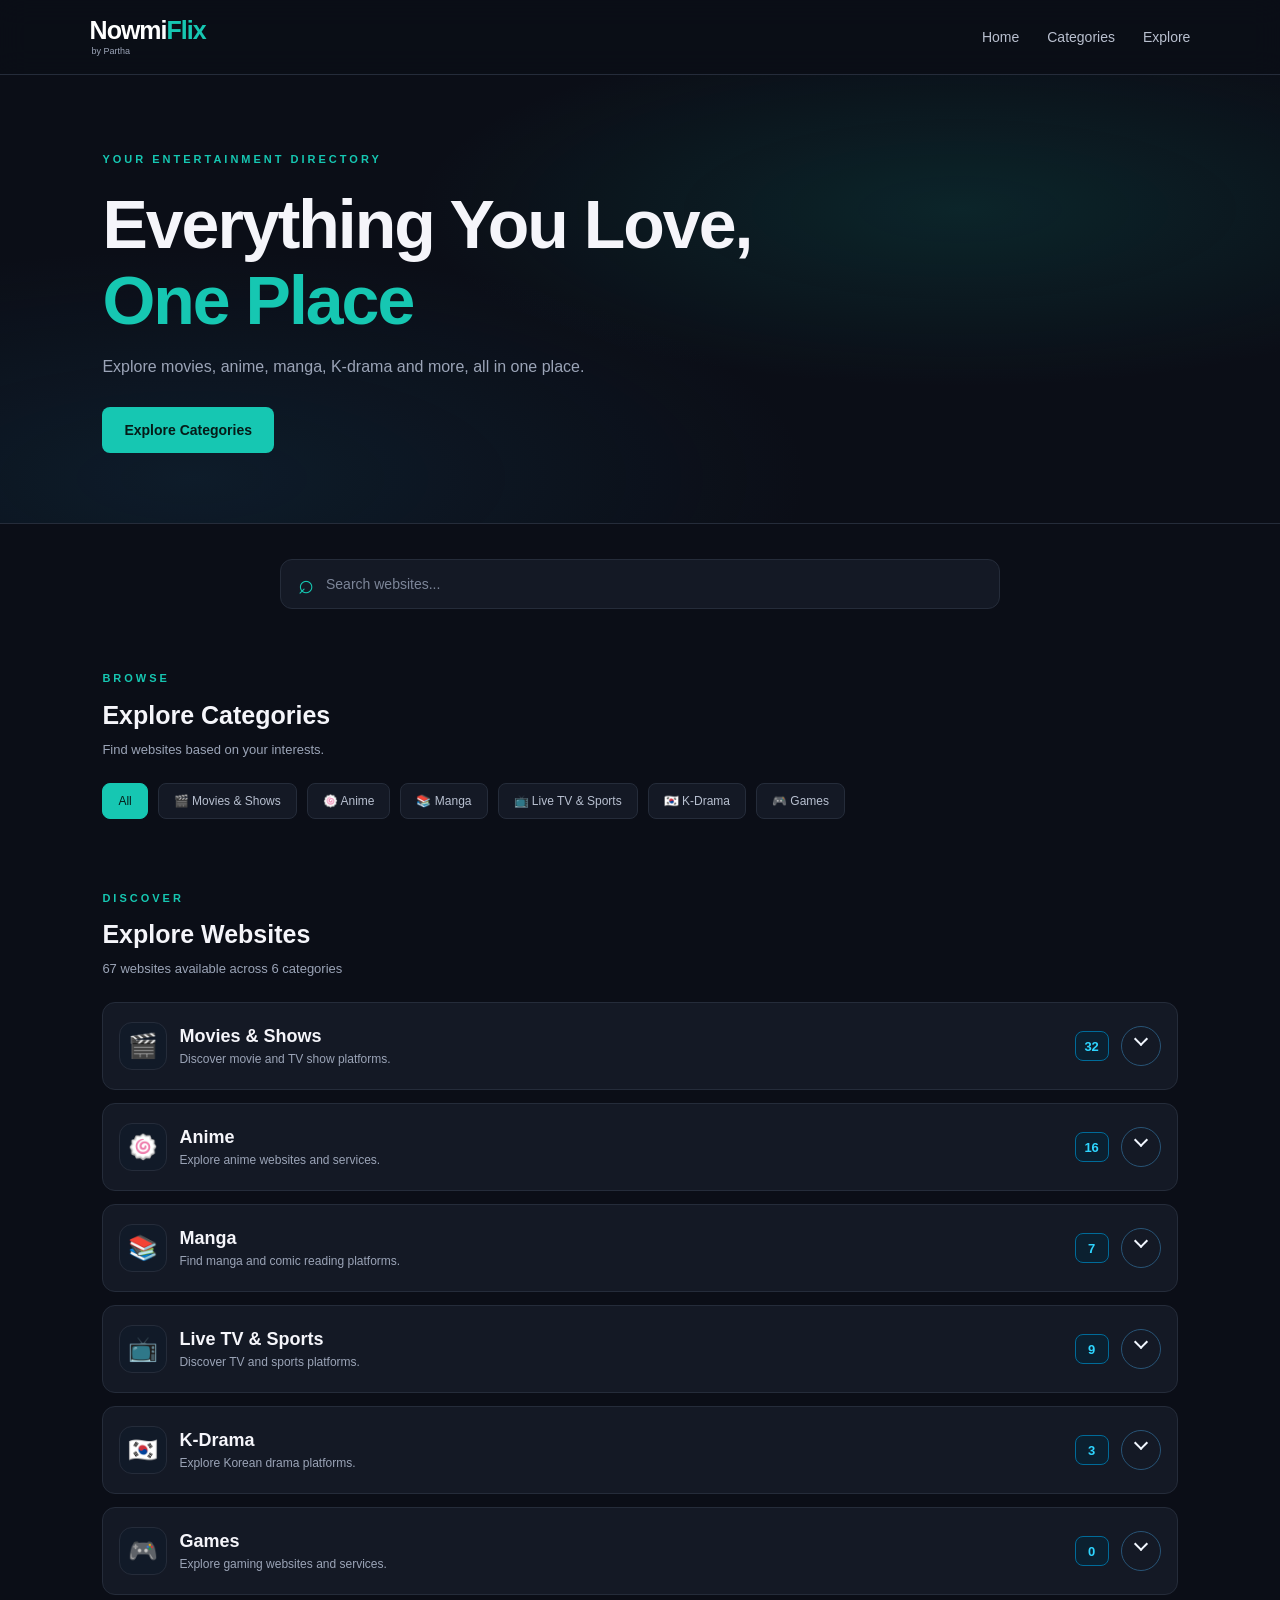
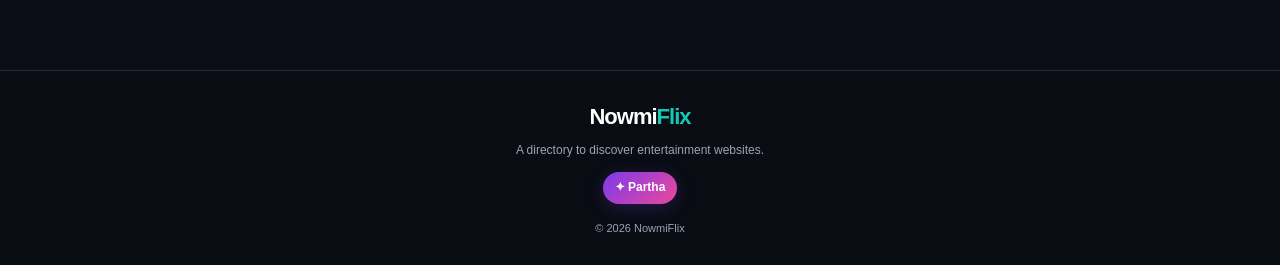
<file: index.html>
<!DOCTYPE html>
<html lang="en">
<head>
  <meta charset="UTF-8">
  <meta name="viewport" content="width=device-width, initial-scale=1.0">
  <meta name="theme-color" content="#10131e">

  <title>NowmiFlix | Discover More</title>
  <meta name="description"
        content="Discover movies, anime, manga, K-drama and more with NowmiFlix.">

  <link rel="stylesheet" href="style.css">
</head>

<body>

  <header class="navbar">

    <div class="logo-wrap">
      <div class="logo">
        Nowmi<span>Flix</span>
      </div>

      <div class="logo-author">
        by Partha
      </div>
    </div>

    <nav>
      <a href="#home">Home</a>
      <a href="#categories">Categories</a>
      <a href="#sites">Explore</a>
    </nav>

  </header>


  <main id="home">

    <!-- Hero -->
    <section class="hero">

      <div class="hero-content">

        <span class="eyebrow">
          YOUR ENTERTAINMENT DIRECTORY
        </span>

        <h1>
          Everything You Love,
          <span>One Place</span>
        </h1>

        <p>
          Explore movies, anime, manga, K-drama and more,
          all in one place.
        </p>

        <a href="#categories" class="hero-btn">
          Explore Categories
        </a>

      </div>

    </section>


    <!-- Search -->
    <section class="search-section">

      <div class="search-box">

        <span class="search-icon">
          ⌕
        </span>

        <input
          type="search"
          id="searchInput"
          placeholder="Search websites..."
          aria-label="Search websites"
        >

        <button
          id="clearSearch"
          aria-label="Clear search"
        >
          ×
        </button>

      </div>

    </section>


    <!-- Categories -->
    <section
      class="section"
      id="categories"
    >

      <div class="section-heading">

        <div>

          <span class="eyebrow">
            BROWSE
          </span>

          <h2>
            Explore Categories
          </h2>

          <p>
            Find websites based on your interests.
          </p>

        </div>

      </div>


      <div class="category-list">

        <button
          class="category active"
          data-category="all"
        >
          All
        </button>

        <button
          class="category"
          data-category="movies"
        >
          🎬 Movies & Shows
        </button>

        <button
          class="category"
          data-category="anime"
        >
          🍥 Anime
        </button>

        <button
          class="category"
          data-category="manga"
        >
          📚 Manga
        </button>

        <button
          class="category"
          data-category="sports"
        >
          📺 Live TV & Sports
        </button>

        <button
          class="category"
          data-category="kdrama"
        >
          🇰🇷 K-Drama
        </button>

        <button
          class="category"
          data-category="games"
        >
          🎮 Games
        </button>

      </div>

    </section>


    <!-- Websites -->
    <section
      class="section sites-section"
      id="sites"
    >

      <div class="section-heading">

        <div>

          <span class="eyebrow">
            DISCOVER
          </span>

          <h2>
            Explore Websites
          </h2>

          <p id="resultText">
            Browse our website directory.
          </p>

        </div>

      </div>


      <div class="site-groups" id="siteGroups">
        <section class="site-group" data-category="movies">
          <button class="group-header" type="button" aria-expanded="false">
            <span class="group-heading-icon" aria-hidden="true">🎬</span>
            <span class="group-heading-text"><strong>Movies & Shows</strong><small>Discover movie and TV show platforms.</small></span>
            <span class="group-count" data-count>0</span>
            <span class="group-arrow" aria-hidden="true">⌄</span>
          </button>
          <div class="website-grid" hidden>
          <a class="website-card" href="https://cinezo.net" target="_blank" rel="noopener noreferrer nofollow" data-name="CINEZO">
            <img class="website-logo" src="https://www.google.com/s2/favicons?domain=cinezo.net&amp;sz=64" alt="" loading="lazy" onerror="this.style.display='none'">
            <div class="website-info">
              <h3>CINEZO</h3>
              <span class="open-website">Open Website ↗</span>
            </div>
          </a>
          <a class="website-card" href="https://7movies.in" target="_blank" rel="noopener noreferrer nofollow" data-name="7movies">
            <img class="website-logo" src="https://www.google.com/s2/favicons?domain=7movies.in&amp;sz=64" alt="" loading="lazy" onerror="this.style.display='none'">
            <div class="website-info">
              <h3>7movies</h3>
              <span class="open-website">Open Website ↗</span>
            </div>
          </a>
          <a class="website-card" href="https://flixhub.studio" target="_blank" rel="noopener noreferrer nofollow" data-name="FLIXHUB">
            <img class="website-logo" src="https://www.google.com/s2/favicons?domain=flixhub.studio&amp;sz=64" alt="" loading="lazy" onerror="this.style.display='none'">
            <div class="website-info">
              <h3>FLIXHUB</h3>
              <span class="open-website">Open Website ↗</span>
            </div>
          </a>
          <a class="website-card" href="https://thugtv.online" target="_blank" rel="noopener noreferrer nofollow" data-name="THUGTV">
            <img class="website-logo" src="https://www.google.com/s2/favicons?domain=thugtv.online&amp;sz=64" alt="" loading="lazy" onerror="this.style.display='none'">
            <div class="website-info">
              <h3>THUGTV</h3>
              <span class="open-website">Open Website ↗</span>
            </div>
          </a>
          <a class="website-card" href="https://1tube.org" target="_blank" rel="noopener noreferrer nofollow" data-name="1TUBE">
            <img class="website-logo" src="https://www.google.com/s2/favicons?domain=1tube.org&amp;sz=64" alt="" loading="lazy" onerror="this.style.display='none'">
            <div class="website-info">
              <h3>1TUBE</h3>
              <span class="open-website">Open Website ↗</span>
            </div>
          </a>
          <a class="website-card" href="https://redflix.club" target="_blank" rel="noopener noreferrer nofollow" data-name="RED FLIX">
            <img class="website-logo" src="https://www.google.com/s2/favicons?domain=redflix.club&amp;sz=64" alt="" loading="lazy" onerror="this.style.display='none'">
            <div class="website-info">
              <h3>RED FLIX</h3>
              <span class="open-website">Open Website ↗</span>
            </div>
          </a>
          <a class="website-card" href="https://1shows.org" target="_blank" rel="noopener noreferrer nofollow" data-name="1 Show">
            <img class="website-logo" src="https://www.google.com/s2/favicons?domain=1shows.org&amp;sz=64" alt="" loading="lazy" onerror="this.style.display='none'">
            <div class="website-info">
              <h3>1 Show</h3>
              <span class="open-website">Open Website ↗</span>
            </div>
          </a>
          <a class="website-card" href="https://1flex.org" target="_blank" rel="noopener noreferrer nofollow" data-name="1FLEX">
            <img class="website-logo" src="https://www.google.com/s2/favicons?domain=1flex.org&amp;sz=64" alt="" loading="lazy" onerror="this.style.display='none'">
            <div class="website-info">
              <h3>1FLEX</h3>
              <span class="open-website">Open Website ↗</span>
            </div>
          </a>
          <a class="website-card" href="https://nippleflix.org" target="_blank" rel="noopener noreferrer nofollow" data-name="NIPPLEFLIX">
            <img class="website-logo" src="https://www.google.com/s2/favicons?domain=nippleflix.org&amp;sz=64" alt="" loading="lazy" onerror="this.style.display='none'">
            <div class="website-info">
              <h3>NIPPLEFLIX</h3>
              <span class="open-website">Open Website ↗</span>
            </div>
          </a>
          <a class="website-card" href="https://pvrplay.com" target="_blank" rel="noopener noreferrer nofollow" data-name="PvrPlay">
            <img class="website-logo" src="https://www.google.com/s2/favicons?domain=pvrplay.com&amp;sz=64" alt="" loading="lazy" onerror="this.style.display='none'">
            <div class="website-info">
              <h3>PvrPlay</h3>
              <span class="open-website">Open Website ↗</span>
            </div>
          </a>
          <a class="website-card" href="https://pantyflix.org" target="_blank" rel="noopener noreferrer nofollow" data-name="PANTYFLIX">
            <img class="website-logo" src="https://www.google.com/s2/favicons?domain=pantyflix.org&amp;sz=64" alt="" loading="lazy" onerror="this.style.display='none'">
            <div class="website-info">
              <h3>PANTYFLIX</h3>
              <span class="open-website">Open Website ↗</span>
            </div>
          </a>
          <a class="website-card" href="https://shuttletv.su" target="_blank" rel="noopener noreferrer nofollow" data-name="SHUTTLE TV">
            <img class="website-logo" src="https://www.google.com/s2/favicons?domain=shuttletv.su&amp;sz=64" alt="" loading="lazy" onerror="this.style.display='none'">
            <div class="website-info">
              <h3>SHUTTLE TV</h3>
              <span class="open-website">Open Website ↗</span>
            </div>
          </a>
          <a class="website-card" href="https://flyflix.net" target="_blank" rel="noopener noreferrer nofollow" data-name="FLY FLIX">
            <img class="website-logo" src="https://www.google.com/s2/favicons?domain=flyflix.net&amp;sz=64" alt="" loading="lazy" onerror="this.style.display='none'">
            <div class="website-info">
              <h3>FLY FLIX</h3>
              <span class="open-website">Open Website ↗</span>
            </div>
          </a>
          <a class="website-card" href="https://youshows.org" target="_blank" rel="noopener noreferrer nofollow" data-name="YOU SHOWS">
            <img class="website-logo" src="https://www.google.com/s2/favicons?domain=youshows.org&amp;sz=64" alt="" loading="lazy" onerror="this.style.display='none'">
            <div class="website-info">
              <h3>YOU SHOWS</h3>
              <span class="open-website">Open Website ↗</span>
            </div>
          </a>
          <a class="website-card" href="https://primeshows.org" target="_blank" rel="noopener noreferrer nofollow" data-name="PRIME MOVIES">
            <img class="website-logo" src="https://www.google.com/s2/favicons?domain=primeshows.org&amp;sz=64" alt="" loading="lazy" onerror="this.style.display='none'">
            <div class="website-info">
              <h3>PRIME MOVIES</h3>
              <span class="open-website">Open Website ↗</span>
            </div>
          </a>
          <a class="website-card" href="https://dulo.cx" target="_blank" rel="noopener noreferrer nofollow" data-name="DULO">
            <img class="website-logo" src="https://www.google.com/s2/favicons?domain=dulo.cx&amp;sz=64" alt="" loading="lazy" onerror="this.style.display='none'">
            <div class="website-info">
              <h3>DULO</h3>
              <span class="open-website">Open Website ↗</span>
            </div>
          </a>
          <a class="website-card" href="https://stigstream.ru" target="_blank" rel="noopener noreferrer nofollow" data-name="STIGSTREAM">
            <img class="website-logo" src="https://www.google.com/s2/favicons?domain=stigstream.ru&amp;sz=64" alt="" loading="lazy" onerror="this.style.display='none'">
            <div class="website-info">
              <h3>STIGSTREAM</h3>
              <span class="open-website">Open Website ↗</span>
            </div>
          </a>
          <a class="website-card" href="https://willow.arlen.icu" target="_blank" rel="noopener noreferrer nofollow" data-name="WILLOW">
            <img class="website-logo" src="https://www.google.com/s2/favicons?domain=willow.arlen.icu&amp;sz=64" alt="" loading="lazy" onerror="this.style.display='none'">
            <div class="website-info">
              <h3>WILLOW</h3>
              <span class="open-website">Open Website ↗</span>
            </div>
          </a>
          <a class="website-card" href="https://cinrift.me" target="_blank" rel="noopener noreferrer nofollow" data-name="CINRIFT">
            <img class="website-logo" src="https://www.google.com/s2/favicons?domain=cinrift.me&amp;sz=64" alt="" loading="lazy" onerror="this.style.display='none'">
            <div class="website-info">
              <h3>CINRIFT</h3>
              <span class="open-website">Open Website ↗</span>
            </div>
          </a>
          <a class="website-card" href="https://flixhub.studio" target="_blank" rel="noopener noreferrer nofollow" data-name="FLIXHUB">
            <img class="website-logo" src="https://www.google.com/s2/favicons?domain=flixhub.studio&amp;sz=64" alt="" loading="lazy" onerror="this.style.display='none'">
            <div class="website-info">
              <h3>FLIXHUB</h3>
              <span class="open-website">Open Website ↗</span>
            </div>
          </a>
          <a class="website-card" href="https://cinemove.cc" target="_blank" rel="noopener noreferrer nofollow" data-name="Cinemove">
            <img class="website-logo" src="https://www.google.com/s2/favicons?domain=cinemove.cc&amp;sz=64" alt="" loading="lazy" onerror="this.style.display='none'">
            <div class="website-info">
              <h3>Cinemove</h3>
              <span class="open-website">Open Website ↗</span>
            </div>
          </a>
          <a class="website-card" href="https://vuflix.co" target="_blank" rel="noopener noreferrer nofollow" data-name="Vuflix">
            <img class="website-logo" src="https://www.google.com/s2/favicons?domain=vuflix.co&amp;sz=64" alt="" loading="lazy" onerror="this.style.display='none'">
            <div class="website-info">
              <h3>Vuflix</h3>
              <span class="open-website">Open Website ↗</span>
            </div>
          </a>
          <a class="website-card" href="https://7reels.cc" target="_blank" rel="noopener noreferrer nofollow" data-name="7reels">
            <img class="website-logo" src="https://www.google.com/s2/favicons?domain=7reels.cc&amp;sz=64" alt="" loading="lazy" onerror="this.style.display='none'">
            <div class="website-info">
              <h3>7reels</h3>
              <span class="open-website">Open Website ↗</span>
            </div>
          </a>
          <a class="website-card" href="https://anicine.xyz" target="_blank" rel="noopener noreferrer nofollow" data-name="Anicine">
            <img class="website-logo" src="https://www.google.com/s2/favicons?domain=anicine.xyz&amp;sz=64" alt="" loading="lazy" onerror="this.style.display='none'">
            <div class="website-info">
              <h3>Anicine</h3>
              <span class="open-website">Open Website ↗</span>
            </div>
          </a>
          <a class="website-card" href="https://cinehd.vc" target="_blank" rel="noopener noreferrer nofollow" data-name="cinehd">
            <img class="website-logo" src="https://www.google.com/s2/favicons?domain=cinehd.vc&amp;sz=64" alt="" loading="lazy" onerror="this.style.display='none'">
            <div class="website-info">
              <h3>cinehd</h3>
              <span class="open-website">Open Website ↗</span>
            </div>
          </a>
          <a class="website-card" href="https://allflix.org" target="_blank" rel="noopener noreferrer nofollow" data-name="AllFlix">
            <img class="website-logo" src="https://www.google.com/s2/favicons?domain=allflix.org&amp;sz=64" alt="" loading="lazy" onerror="this.style.display='none'">
            <div class="website-info">
              <h3>AllFlix</h3>
              <span class="open-website">Open Website ↗</span>
            </div>
          </a>
          <a class="website-card" href="https://netshows.xyz" target="_blank" rel="noopener noreferrer nofollow" data-name="Netshows">
            <img class="website-logo" src="https://www.google.com/s2/favicons?domain=netshows.xyz&amp;sz=64" alt="" loading="lazy" onerror="this.style.display='none'">
            <div class="website-info">
              <h3>Netshows</h3>
              <span class="open-website">Open Website ↗</span>
            </div>
          </a>
          <a class="website-card" href="https://bingr.one" target="_blank" rel="noopener noreferrer nofollow" data-name="bingr one">
            <img class="website-logo" src="https://www.google.com/s2/favicons?domain=bingr.one&amp;sz=64" alt="" loading="lazy" onerror="this.style.display='none'">
            <div class="website-info">
              <h3>bingr one</h3>
              <span class="open-website">Open Website ↗</span>
            </div>
          </a>
          <a class="website-card" href="https://toflix.co" target="_blank" rel="noopener noreferrer nofollow" data-name="TOFLIX">
            <img class="website-logo" src="https://www.google.com/s2/favicons?domain=toflix.co&amp;sz=64" alt="" loading="lazy" onerror="this.style.display='none'">
            <div class="website-info">
              <h3>TOFLIX</h3>
              <span class="open-website">Open Website ↗</span>
            </div>
          </a>
          <a class="website-card" href="https://chillflix.lol" target="_blank" rel="noopener noreferrer nofollow" data-name="CHILLFLIX">
            <img class="website-logo" src="https://www.google.com/s2/favicons?domain=chillflix.lol&amp;sz=64" alt="" loading="lazy" onerror="this.style.display='none'">
            <div class="website-info">
              <h3>CHILLFLIX</h3>
              <span class="open-website">Open Website ↗</span>
            </div>
          </a>
          <a class="website-card" href="https://streamr.dpdns.org" target="_blank" rel="noopener noreferrer nofollow" data-name="Streamr">
            <img class="website-logo" src="https://www.google.com/s2/favicons?domain=streamr.dpdns.org&amp;sz=64" alt="" loading="lazy" onerror="this.style.display='none'">
            <div class="website-info">
              <h3>Streamr</h3>
              <span class="open-website">Open Website ↗</span>
            </div>
          </a>
          <a class="website-card" href="https://cinex.lol" target="_blank" rel="noopener noreferrer nofollow" data-name="cinex">
            <img class="website-logo" src="https://www.google.com/s2/favicons?domain=cinex.lol&amp;sz=64" alt="" loading="lazy" onerror="this.style.display='none'">
            <div class="website-info">
              <h3>cinex</h3>
              <span class="open-website">Open Website ↗</span>
            </div>
          </a>
          </div>
        </section>
        <section class="site-group" data-category="anime">
          <button class="group-header" type="button" aria-expanded="false">
            <span class="group-heading-icon" aria-hidden="true">🍥</span>
            <span class="group-heading-text"><strong>Anime</strong><small>Explore anime websites and services.</small></span>
            <span class="group-count" data-count>0</span>
            <span class="group-arrow" aria-hidden="true">⌄</span>
          </button>
          <div class="website-grid" hidden>
          <a class="website-card" href="https://enma.lol" target="_blank" rel="noopener noreferrer nofollow" data-name="ENMA">
            <img class="website-logo" src="https://www.google.com/s2/favicons?domain=enma.lol&amp;sz=64" alt="" loading="lazy" onerror="this.style.display='none'">
            <div class="website-info">
              <h3>ENMA</h3>
              <span class="open-website">Open Website ↗</span>
            </div>
          </a>
          <a class="website-card" href="https://yenime.net" target="_blank" rel="noopener noreferrer nofollow" data-name="YENIME">
            <img class="website-logo" src="https://www.google.com/s2/favicons?domain=yenime.net&amp;sz=64" alt="" loading="lazy" onerror="this.style.display='none'">
            <div class="website-info">
              <h3>YENIME</h3>
              <span class="open-website">Open Website ↗</span>
            </div>
          </a>
          <a class="website-card" href="https://flixani.studio" target="_blank" rel="noopener noreferrer nofollow" data-name="FLIXANI">
            <img class="website-logo" src="https://www.google.com/s2/favicons?domain=flixani.studio&amp;sz=64" alt="" loading="lazy" onerror="this.style.display='none'">
            <div class="website-info">
              <h3>FLIXANI</h3>
              <span class="open-website">Open Website ↗</span>
            </div>
          </a>
          <a class="website-card" href="https://anishows.org" target="_blank" rel="noopener noreferrer nofollow" data-name="ANY SHOWS">
            <img class="website-logo" src="https://www.google.com/s2/favicons?domain=anishows.org&amp;sz=64" alt="" loading="lazy" onerror="this.style.display='none'">
            <div class="website-info">
              <h3>ANY SHOWS</h3>
              <span class="open-website">Open Website ↗</span>
            </div>
          </a>
          <a class="website-card" href="https://animetvplus.xyz" target="_blank" rel="noopener noreferrer nofollow" data-name="ANIME TV">
            <img class="website-logo" src="https://www.google.com/s2/favicons?domain=animetvplus.xyz&amp;sz=64" alt="" loading="lazy" onerror="this.style.display='none'">
            <div class="website-info">
              <h3>ANIME TV</h3>
              <span class="open-website">Open Website ↗</span>
            </div>
          </a>
          <a class="website-card" href="https://kaa.lt" target="_blank" rel="noopener noreferrer nofollow" data-name="KAA">
            <img class="website-logo" src="https://www.google.com/s2/favicons?domain=kaa.lt&amp;sz=64" alt="" loading="lazy" onerror="this.style.display='none'">
            <div class="website-info">
              <h3>KAA</h3>
              <span class="open-website">Open Website ↗</span>
            </div>
          </a>
          <a class="website-card" href="https://justanime.to" target="_blank" rel="noopener noreferrer nofollow" data-name="JUST ANIME">
            <img class="website-logo" src="https://www.google.com/s2/favicons?domain=justanime.to&amp;sz=64" alt="" loading="lazy" onerror="this.style.display='none'">
            <div class="website-info">
              <h3>JUST ANIME</h3>
              <span class="open-website">Open Website ↗</span>
            </div>
          </a>
          <a class="website-card" href="https://animesalt.link" target="_blank" rel="noopener noreferrer nofollow" data-name="ANIME SALT">
            <img class="website-logo" src="https://www.google.com/s2/favicons?domain=animesalt.link&amp;sz=64" alt="" loading="lazy" onerror="this.style.display='none'">
            <div class="website-info">
              <h3>ANIME SALT</h3>
              <span class="open-website">Open Website ↗</span>
            </div>
          </a>
          <a class="website-card" href="https://senpaiflix.fun" target="_blank" rel="noopener noreferrer nofollow" data-name="SENPAI FLIX">
            <img class="website-logo" src="https://www.google.com/s2/favicons?domain=senpaiflix.fun&amp;sz=64" alt="" loading="lazy" onerror="this.style.display='none'">
            <div class="website-info">
              <h3>SENPAI FLIX</h3>
              <span class="open-website">Open Website ↗</span>
            </div>
          </a>
          <a class="website-card" href="https://animextrons.co.in" target="_blank" rel="noopener noreferrer nofollow" data-name="ANIMEXTRONS">
            <img class="website-logo" src="https://www.google.com/s2/favicons?domain=animextrons.co.in&amp;sz=64" alt="" loading="lazy" onerror="this.style.display='none'">
            <div class="website-info">
              <h3>ANIMEXTRONS</h3>
              <span class="open-website">Open Website ↗</span>
            </div>
          </a>
          <a class="website-card" href="https://anikototv.to" target="_blank" rel="noopener noreferrer nofollow" data-name="ANIKOTO TV">
            <img class="website-logo" src="https://www.google.com/s2/favicons?domain=anikototv.to&amp;sz=64" alt="" loading="lazy" onerror="this.style.display='none'">
            <div class="website-info">
              <h3>ANIKOTO TV</h3>
              <span class="open-website">Open Website ↗</span>
            </div>
          </a>
          <a class="website-card" href="https://watchanimez.me" target="_blank" rel="noopener noreferrer nofollow" data-name="WATCH ANIMEx">
            <img class="website-logo" src="https://www.google.com/s2/favicons?domain=watchanimez.me&amp;sz=64" alt="" loading="lazy" onerror="this.style.display='none'">
            <div class="website-info">
              <h3>WATCH ANIMEx</h3>
              <span class="open-website">Open Website ↗</span>
            </div>
          </a>
          <a class="website-card" href="https://animerulz.co.in" target="_blank" rel="noopener noreferrer nofollow" data-name="animerulz">
            <img class="website-logo" src="https://www.google.com/s2/favicons?domain=animerulz.co.in&amp;sz=64" alt="" loading="lazy" onerror="this.style.display='none'">
            <div class="website-info">
              <h3>animerulz</h3>
              <span class="open-website">Open Website ↗</span>
            </div>
          </a>
          <a class="website-card" href="https://otanox.online" target="_blank" rel="noopener noreferrer nofollow" data-name="OTANOX">
            <img class="website-logo" src="https://www.google.com/s2/favicons?domain=otanox.online&amp;sz=64" alt="" loading="lazy" onerror="this.style.display='none'">
            <div class="website-info">
              <h3>OTANOX</h3>
              <span class="open-website">Open Website ↗</span>
            </div>
          </a>
          <a class="website-card" href="https://hianime.at" target="_blank" rel="noopener noreferrer nofollow" data-name="HiAnime">
            <img class="website-logo" src="https://www.google.com/s2/favicons?domain=hianime.at&amp;sz=64" alt="" loading="lazy" onerror="this.style.display='none'">
            <div class="website-info">
              <h3>HiAnime</h3>
              <span class="open-website">Open Website ↗</span>
            </div>
          </a>
          <a class="website-card" href="https://animetsu.site" target="_blank" rel="noopener noreferrer nofollow" data-name="Animetsu">
            <img class="website-logo" src="https://www.google.com/s2/favicons?domain=animetsu.site&amp;sz=64" alt="" loading="lazy" onerror="this.style.display='none'">
            <div class="website-info">
              <h3>Animetsu</h3>
              <span class="open-website">Open Website ↗</span>
            </div>
          </a>
          </div>
        </section>
        <section class="site-group" data-category="manga">
          <button class="group-header" type="button" aria-expanded="false">
            <span class="group-heading-icon" aria-hidden="true">📚</span>
            <span class="group-heading-text"><strong>Manga</strong><small>Find manga and comic reading platforms.</small></span>
            <span class="group-count" data-count>0</span>
            <span class="group-arrow" aria-hidden="true">⌄</span>
          </button>
          <div class="website-grid" hidden>
          <a class="website-card" href="https://mangaball.net" target="_blank" rel="noopener noreferrer nofollow" data-name="MANGABALL">
            <img class="website-logo" src="https://www.google.com/s2/favicons?domain=mangaball.net&amp;sz=64" alt="" loading="lazy" onerror="this.style.display='none'">
            <div class="website-info">
              <h3>MANGABALL</h3>
              <span class="open-website">Open Website ↗</span>
            </div>
          </a>
          <a class="website-card" href="https://comick.dev" target="_blank" rel="noopener noreferrer nofollow" data-name="COMICK">
            <img class="website-logo" src="https://www.google.com/s2/favicons?domain=comick.dev&amp;sz=64" alt="" loading="lazy" onerror="this.style.display='none'">
            <div class="website-info">
              <h3>COMICK</h3>
              <span class="open-website">Open Website ↗</span>
            </div>
          </a>
          <a class="website-card" href="https://qtoon.org" target="_blank" rel="noopener noreferrer nofollow" data-name="Q TOON">
            <img class="website-logo" src="https://www.google.com/s2/favicons?domain=qtoon.org&amp;sz=64" alt="" loading="lazy" onerror="this.style.display='none'">
            <div class="website-info">
              <h3>Q TOON</h3>
              <span class="open-website">Open Website ↗</span>
            </div>
          </a>
          <a class="website-card" href="https://weebcentral.com" target="_blank" rel="noopener noreferrer nofollow" data-name="WEEB CENTRAL">
            <img class="website-logo" src="https://www.google.com/s2/favicons?domain=weebcentral.com&amp;sz=64" alt="" loading="lazy" onerror="this.style.display='none'">
            <div class="website-info">
              <h3>WEEB CENTRAL</h3>
              <span class="open-website">Open Website ↗</span>
            </div>
          </a>
          <a class="website-card" href="https://kingofshojo.com" target="_blank" rel="noopener noreferrer nofollow" data-name="KING OF SHOJO">
            <img class="website-logo" src="https://www.google.com/s2/favicons?domain=kingofshojo.com&amp;sz=64" alt="" loading="lazy" onerror="this.style.display='none'">
            <div class="website-info">
              <h3>KING OF SHOJO</h3>
              <span class="open-website">Open Website ↗</span>
            </div>
          </a>
          <a class="website-card" href="https://webtoons.com" target="_blank" rel="noopener noreferrer nofollow" data-name="WEBTOON">
            <img class="website-logo" src="https://www.google.com/s2/favicons?domain=webtoons.com&amp;sz=64" alt="" loading="lazy" onerror="this.style.display='none'">
            <div class="website-info">
              <h3>WEBTOON</h3>
              <span class="open-website">Open Website ↗</span>
            </div>
          </a>
          <a class="website-card" href="https://anireads.cc" target="_blank" rel="noopener noreferrer nofollow" data-name="Manga reader">
            <img class="website-logo" src="https://www.google.com/s2/favicons?domain=anireads.cc&amp;sz=64" alt="" loading="lazy" onerror="this.style.display='none'">
            <div class="website-info">
              <h3>Manga reader</h3>
              <span class="open-website">Open Website ↗</span>
            </div>
          </a>
          </div>
        </section>
        <section class="site-group" data-category="sports">
          <button class="group-header" type="button" aria-expanded="false">
            <span class="group-heading-icon" aria-hidden="true">📺</span>
            <span class="group-heading-text"><strong>Live TV & Sports</strong><small>Discover TV and sports platforms.</small></span>
            <span class="group-count" data-count>0</span>
            <span class="group-arrow" aria-hidden="true">⌄</span>
          </button>
          <div class="website-grid" hidden>
          <a class="website-card" href="https://cinevid.st" target="_blank" rel="noopener noreferrer nofollow" data-name="CINEVID">
            <img class="website-logo" src="https://www.google.com/s2/favicons?domain=cinevid.st&amp;sz=64" alt="" loading="lazy" onerror="this.style.display='none'">
            <div class="website-info">
              <h3>CINEVID</h3>
              <span class="open-website">Open Website ↗</span>
            </div>
          </a>
          <a class="website-card" href="https://ondemand.st" target="_blank" rel="noopener noreferrer nofollow" data-name="ONDEMAND">
            <img class="website-logo" src="https://www.google.com/s2/favicons?domain=ondemand.st&amp;sz=64" alt="" loading="lazy" onerror="this.style.display='none'">
            <div class="website-info">
              <h3>ONDEMAND</h3>
              <span class="open-website">Open Website ↗</span>
            </div>
          </a>
          <a class="website-card" href="https://thestreameast.top" target="_blank" rel="noopener noreferrer nofollow" data-name="STREAM EAST">
            <img class="website-logo" src="https://www.google.com/s2/favicons?domain=thestreameast.top&amp;sz=64" alt="" loading="lazy" onerror="this.style.display='none'">
            <div class="website-info">
              <h3>STREAM EAST</h3>
              <span class="open-website">Open Website ↗</span>
            </div>
          </a>
          <a class="website-card" href="https://stmify.com" target="_blank" rel="noopener noreferrer nofollow" data-name="STMIFY">
            <img class="website-logo" src="https://www.google.com/s2/favicons?domain=stmify.com&amp;sz=64" alt="" loading="lazy" onerror="this.style.display='none'">
            <div class="website-info">
              <h3>STMIFY</h3>
              <span class="open-website">Open Website ↗</span>
            </div>
          </a>
          <a class="website-card" href="https://famelack.com" target="_blank" rel="noopener noreferrer nofollow" data-name="FAMELACK">
            <img class="website-logo" src="https://www.google.com/s2/favicons?domain=famelack.com&amp;sz=64" alt="" loading="lazy" onerror="this.style.display='none'">
            <div class="website-info">
              <h3>FAMELACK</h3>
              <span class="open-website">Open Website ↗</span>
            </div>
          </a>
          <a class="website-card" href="https://publiciptv.com" target="_blank" rel="noopener noreferrer nofollow" data-name="PUBLIC IPTV">
            <img class="website-logo" src="https://www.google.com/s2/favicons?domain=publiciptv.com&amp;sz=64" alt="" loading="lazy" onerror="this.style.display='none'">
            <div class="website-info">
              <h3>PUBLIC IPTV</h3>
              <span class="open-website">Open Website ↗</span>
            </div>
          </a>
          <a class="website-card" href="https://en97.sportplus.watch" target="_blank" rel="noopener noreferrer nofollow" data-name="SPORTPLUS">
            <img class="website-logo" src="https://www.google.com/s2/favicons?domain=en97.sportplus.watch&amp;sz=64" alt="" loading="lazy" onerror="this.style.display='none'">
            <div class="website-info">
              <h3>SPORTPLUS</h3>
              <span class="open-website">Open Website ↗</span>
            </div>
          </a>
          <a class="website-card" href="https://streameastnow.net" target="_blank" rel="noopener noreferrer nofollow" data-name="STREAM EAST">
            <img class="website-logo" src="https://www.google.com/s2/favicons?domain=streameastnow.net&amp;sz=64" alt="" loading="lazy" onerror="this.style.display='none'">
            <div class="website-info">
              <h3>STREAM EAST</h3>
              <span class="open-website">Open Website ↗</span>
            </div>
          </a>
          <a class="website-card" href="https://fancode.com" target="_blank" rel="noopener noreferrer nofollow" data-name="fancode">
            <img class="website-logo" src="https://www.google.com/s2/favicons?domain=fancode.com&amp;sz=64" alt="" loading="lazy" onerror="this.style.display='none'">
            <div class="website-info">
              <h3>fancode</h3>
              <span class="open-website">Open Website ↗</span>
            </div>
          </a>
          </div>
        </section>
        <section class="site-group" data-category="kdrama">
          <button class="group-header" type="button" aria-expanded="false">
            <span class="group-heading-icon" aria-hidden="true">🇰🇷</span>
            <span class="group-heading-text"><strong>K-Drama</strong><small>Explore Korean drama platforms.</small></span>
            <span class="group-count" data-count>0</span>
            <span class="group-arrow" aria-hidden="true">⌄</span>
          </button>
          <div class="website-grid" hidden>
          <a class="website-card" href="https://dramaplanets.online" target="_blank" rel="noopener noreferrer nofollow" data-name="DRAMA PLANETS">
            <img class="website-logo" src="https://www.google.com/s2/favicons?domain=dramaplanets.online&amp;sz=64" alt="" loading="lazy" onerror="this.style.display='none'">
            <div class="website-info">
              <h3>DRAMA PLANETS</h3>
              <span class="open-website">Open Website ↗</span>
            </div>
          </a>
          <a class="website-card" href="https://viki.com" target="_blank" rel="noopener noreferrer nofollow" data-name="VIKI">
            <img class="website-logo" src="https://www.google.com/s2/favicons?domain=viki.com&amp;sz=64" alt="" loading="lazy" onerror="this.style.display='none'">
            <div class="website-info">
              <h3>VIKI</h3>
              <span class="open-website">Open Website ↗</span>
            </div>
          </a>
          <a class="website-card" href="https://kshow123.tv" target="_blank" rel="noopener noreferrer nofollow" data-name="K SHOW">
            <img class="website-logo" src="https://www.google.com/s2/favicons?domain=kshow123.tv&amp;sz=64" alt="" loading="lazy" onerror="this.style.display='none'">
            <div class="website-info">
              <h3>K SHOW</h3>
              <span class="open-website">Open Website ↗</span>
            </div>
          </a>
          </div>
        </section>

        <section class="site-group" data-category="games">
          <button class="group-header" type="button" aria-expanded="false">
            <span class="group-heading-icon" aria-hidden="true">🎮</span>
            <span class="group-heading-text"><strong>Games</strong><small>Explore gaming websites and services.</small></span>
            <span class="group-count" data-count>0</span>
            <span class="group-arrow" aria-hidden="true">⌄</span>
          </button>
          <div class="website-grid" hidden>
            <div class="category-empty">
              Websites will be added here soon.
            </div>
          </div>
        </section>
      </div>

      <p
        class="empty-message"
        id="emptyMessage"
        hidden
      >
        No matching websites found.
      </p>

    </section>

  </main>


  <!-- Footer -->
  <footer>

    <a
      href="#home"
      class="logo"
    >
      Nowmi<span>Flix</span>
    </a>

    <p>
      A directory to discover entertainment websites.
    </p>

    <div class="creator-badge">
      ✦ Partha
    </div>

    <p class="copyright">
      © 2026 NowmiFlix
    </p>

  </footer>


  <script src="script.js" defer></script>

</body>
</html>
</file>
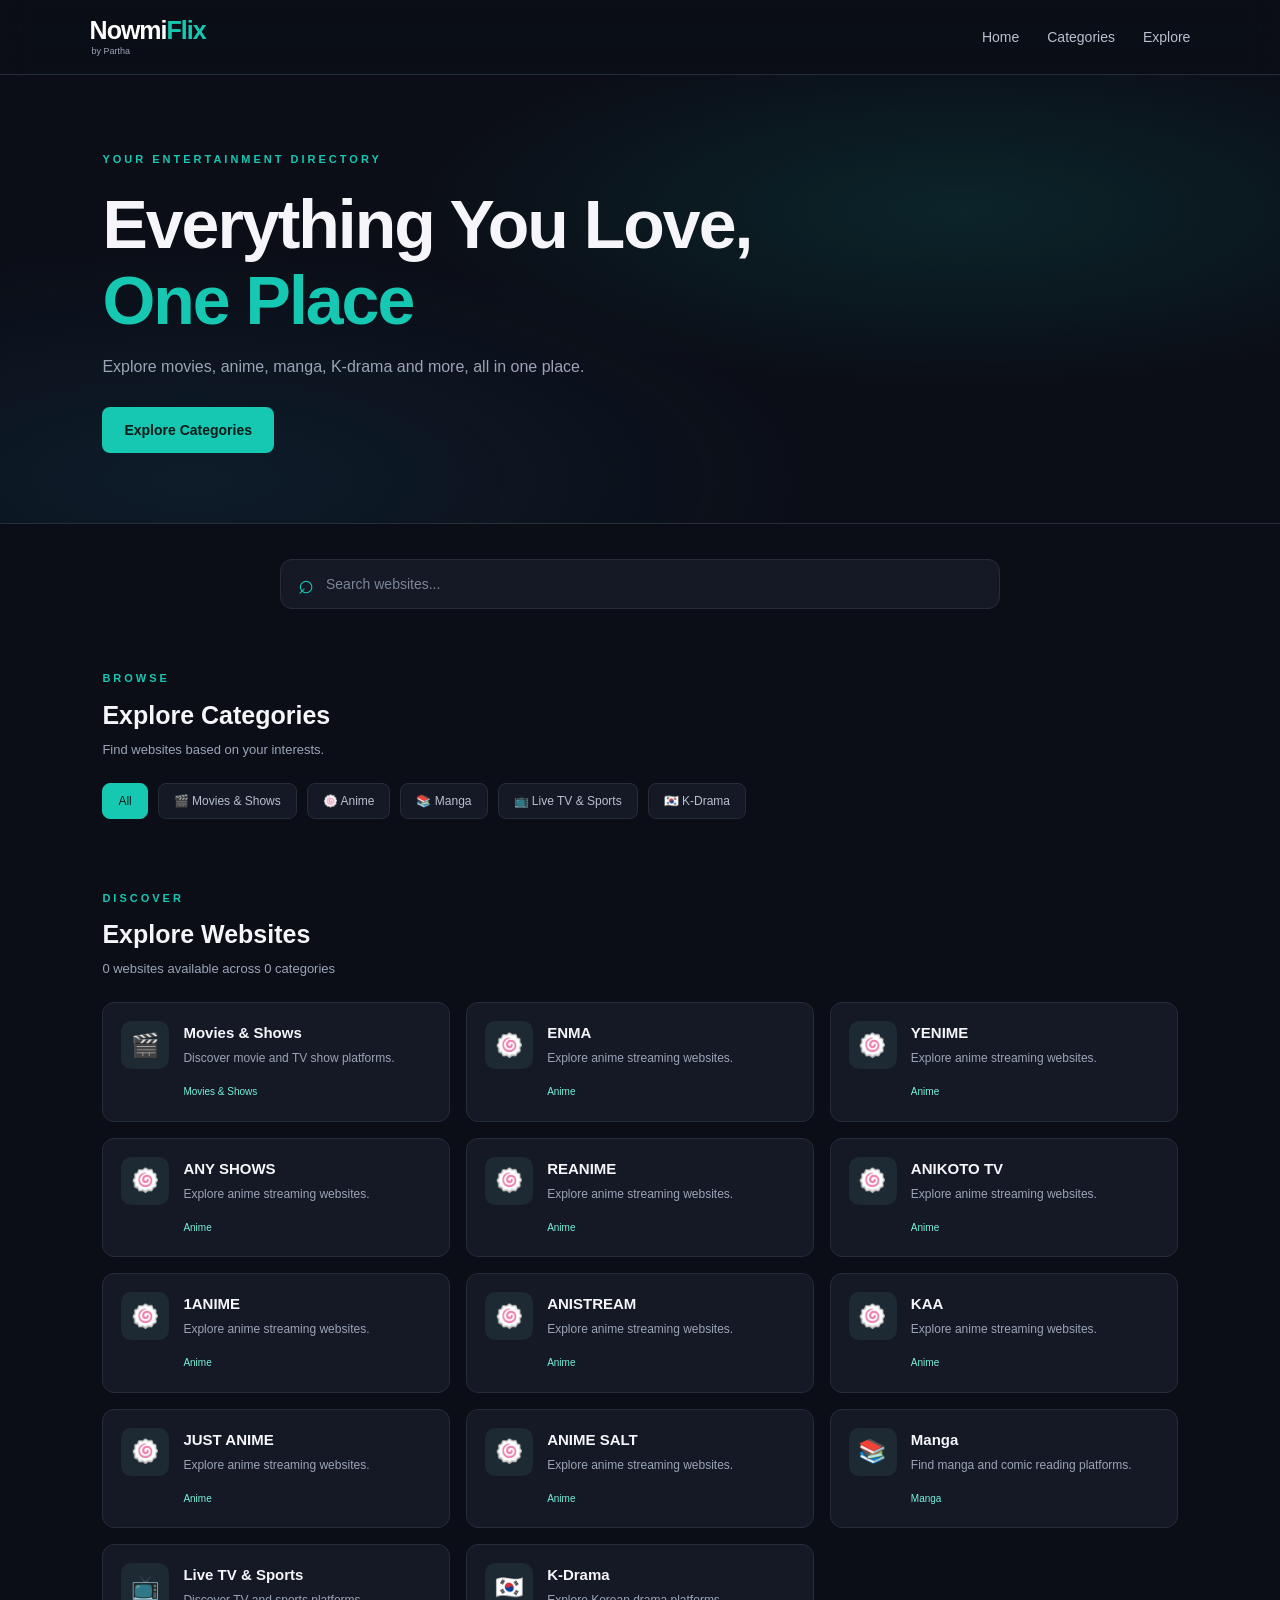
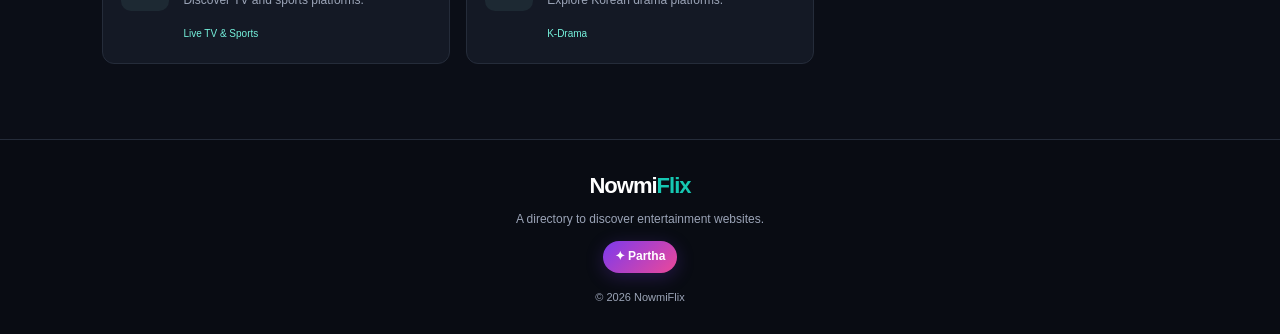
<file: indez.html>
<!DOCTYPE html>
<html lang="en">
<head>
  <meta charset="UTF-8">
  <meta name="viewport" content="width=device-width, initial-scale=1.0">
  <meta name="theme-color" content="#10131e">

  <title>NowmiFlix | Discover More</title>
  <meta name="description"
        content="Discover movies, anime, manga, K-drama and more with NowmiFlix.">

  <link rel="stylesheet" href="style.css">
</head>
<body>

  <header class="navbar">
    <div class="logo-wrap">
    <div class="logo">Nowmi<span>Flix</span></div>
    <div class="logo-author">by Partha</div>
</div>

    <nav>
      <a href="#home">Home</a>
      <a href="#categories">Categories</a>
      <a href="#sites">Explore</a>
    </nav>
  </header>

  <main id="home">
    <section class="hero">
      <div class="hero-content">
        <span class="eyebrow">YOUR ENTERTAINMENT DIRECTORY</span>
        <h1>Everything You Love, <span>One Place</span></h1>
        <p>
          Explore movies, anime, manga, K-drama and more,
          all in one place.
        </p>

        <a href="#categories" class="hero-btn">Explore Categories</a>
      </div>
    </section>

    <section class="search-section">
      <div class="search-box">
        <span class="search-icon">⌕</span>
        <input
          type="search"
          id="searchInput"
          placeholder="Search websites..."
          aria-label="Search websites"
        >
        <button id="clearSearch" aria-label="Clear search">×</button>
      </div>
    </section>

    <section class="section" id="categories">
      <div class="section-heading">
        <div>
          <span class="eyebrow">BROWSE</span>
          <h2>Explore Categories</h2>
          <p>Find websites based on your interests.</p>
        </div>
      </div>

      <div class="category-list">
        <button class="category active" data-category="all">All</button>
        <button class="category" data-category="movies">🎬 Movies & Shows</button>
        <button class="category" data-category="anime">🍥 Anime</button>
        <button class="category" data-category="manga">📚 Manga</button>
        <button class="category" data-category="sports">📺 Live TV & Sports</button>
        <button class="category" data-category="kdrama">🇰🇷 K-Drama</button>
      </div>
    </section>

    <section class="section sites-section" id="sites">
      <div class="section-heading">
        <div>
          <span class="eyebrow">DISCOVER</span>
          <h2>Explore Websites</h2>
          <p id="resultText">Browse our website directory.</p>
        </div>
      </div>

      <div class="site-grid" id="siteGrid">

        <article class="site-card" data-category="movies">
          <div class="site-icon">🎬</div>
          <div class="site-info">
            <h3>Movies & Shows</h3>
            <p>Discover movie and TV show platforms.</p>
            <span class="site-category">Movies & Shows</span>
          </div>
        </article>

        <a class="site-card" data-category="anime" href="https://enma.lol/" target="_blank" rel="noopener noreferrer">
          <div class="site-icon">🍥</div>
          <div class="site-info">
            <h3>ENMA</h3>
            <p>Explore anime streaming websites.</p>
            <span class="site-category">Anime</span>
          </div>
        </a>

        <a class="site-card" data-category="anime" href="https://yenime.net/" target="_blank" rel="noopener noreferrer">
          <div class="site-icon">🍥</div>
          <div class="site-info">
            <h3>YENIME</h3>
            <p>Explore anime streaming websites.</p>
            <span class="site-category">Anime</span>
          </div>
        </a>

        <a class="site-card" data-category="anime" href="https://anishows.org/" target="_blank" rel="noopener noreferrer">
          <div class="site-icon">🍥</div>
          <div class="site-info">
            <h3>ANY SHOWS</h3>
            <p>Explore anime streaming websites.</p>
            <span class="site-category">Anime</span>
          </div>
        </a>

        <a class="site-card" data-category="anime" href="https://reanime.to/" target="_blank" rel="noopener noreferrer">
          <div class="site-icon">🍥</div>
          <div class="site-info">
            <h3>REANIME</h3>
            <p>Explore anime streaming websites.</p>
            <span class="site-category">Anime</span>
          </div>
        </a>

        <a class="site-card" data-category="anime" href="https://anikototv.to/" target="_blank" rel="noopener noreferrer">
          <div class="site-icon">🍥</div>
          <div class="site-info">
            <h3>ANIKOTO TV</h3>
            <p>Explore anime streaming websites.</p>
            <span class="site-category">Anime</span>
          </div>
        </a>

        <a class="site-card" data-category="anime" href="https://1anime.app/" target="_blank" rel="noopener noreferrer">
          <div class="site-icon">🍥</div>
          <div class="site-info">
            <h3>1ANIME</h3>
            <p>Explore anime streaming websites.</p>
            <span class="site-category">Anime</span>
          </div>
        </a>

        <a class="site-card" data-category="anime" href="https://anistream.one/" target="_blank" rel="noopener noreferrer">
          <div class="site-icon">🍥</div>
          <div class="site-info">
            <h3>ANISTREAM</h3>
            <p>Explore anime streaming websites.</p>
            <span class="site-category">Anime</span>
          </div>
        </a>

        <a class="site-card" data-category="anime" href="https://kaa.lt/" target="_blank" rel="noopener noreferrer">
          <div class="site-icon">🍥</div>
          <div class="site-info">
            <h3>KAA</h3>
            <p>Explore anime streaming websites.</p>
            <span class="site-category">Anime</span>
          </div>
        </a>

        <a class="site-card" data-category="anime" href="https://justanime.to/" target="_blank" rel="noopener noreferrer">
          <div class="site-icon">🍥</div>
          <div class="site-info">
            <h3>JUST ANIME</h3>
            <p>Explore anime streaming websites.</p>
            <span class="site-category">Anime</span>
          </div>
        </a>

        <a class="site-card" data-category="anime" href="https://animesalt.link/" target="_blank" rel="noopener noreferrer">
          <div class="site-icon">🍥</div>
          <div class="site-info">
            <h3>ANIME SALT</h3>
            <p>Explore anime streaming websites.</p>
            <span class="site-category">Anime</span>
          </div>
        </a>

        <article class="site-card" data-category="manga">
          <div class="site-icon">📚</div>
          <div class="site-info">
            <h3>Manga</h3>
            <p>Find manga and comic reading platforms.</p>
            <span class="site-category">Manga</span>
          </div>
        </article>

        <article class="site-card" data-category="sports">
          <div class="site-icon">📺</div>
          <div class="site-info">
            <h3>Live TV & Sports</h3>
            <p>Discover TV and sports platforms.</p>
            <span class="site-category">Live TV & Sports</span>
          </div>
        </article>

        <article class="site-card" data-category="kdrama">
          <div class="site-icon">🇰🇷</div>
          <div class="site-info">
            <h3>K-Drama</h3>
            <p>Explore Korean drama platforms.</p>
            <span class="site-category">K-Drama</span>
          </div>
        </article>

      </div>

      <p class="empty-message" id="emptyMessage" hidden>
        No matching categories found.
      </p>
    </section>
  </main>

  <footer>
    <a href="#home" class="logo">Nowmi<span>Flix</span></a>
    <p>A directory to discover entertainment websites.</p>
    <div class="creator-badge">✦ Partha</div>
    <p class="copyright">© 2026 NowmiFlix</p>
  </footer>

  <script src="script.js"></script>
</body>
</html>
</file>
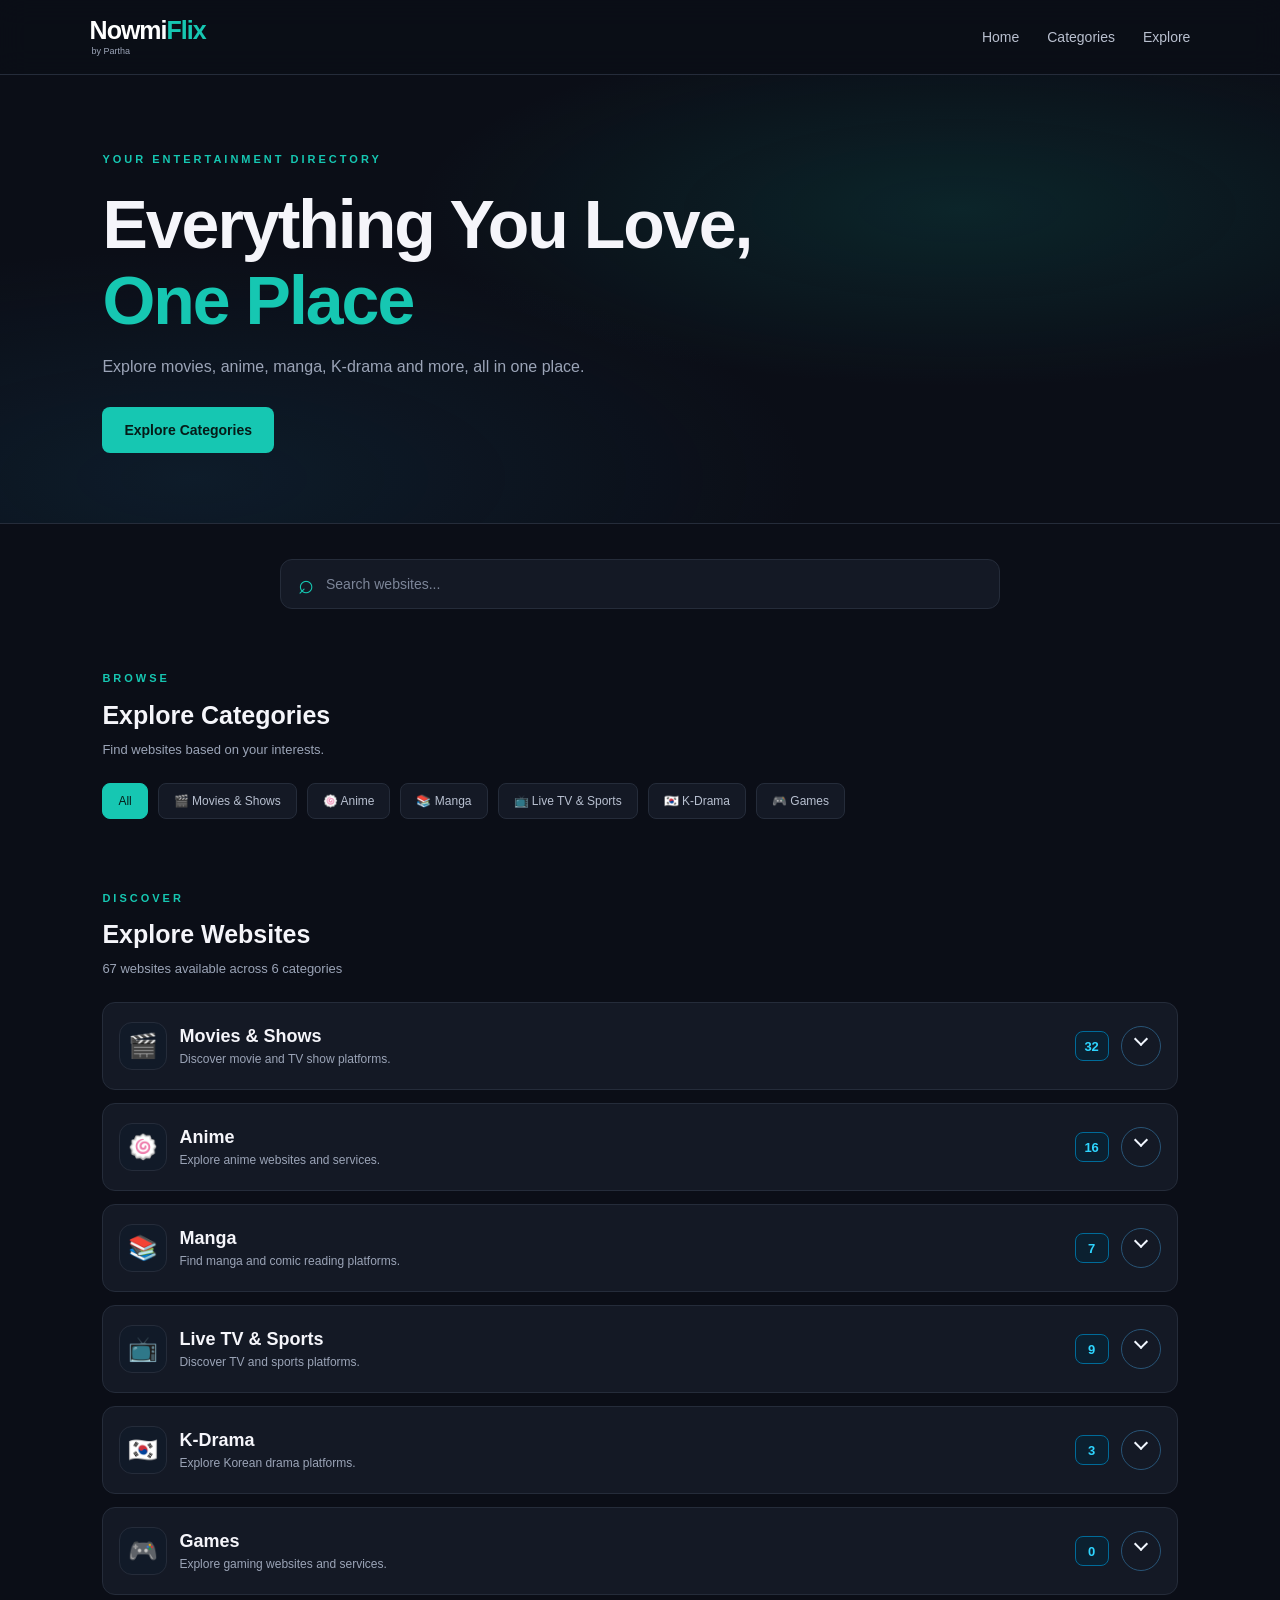
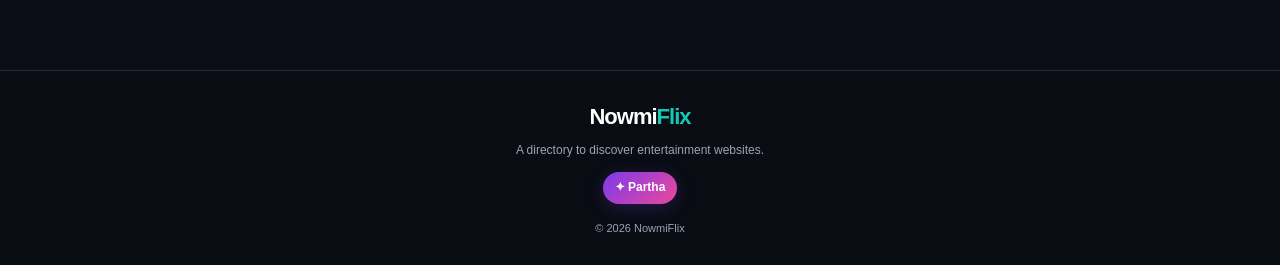
<file: NowmiFlix-index-restore-brand.html>
<!DOCTYPE html>
<html lang="en">
<head>
  <meta charset="UTF-8">
  <meta name="viewport" content="width=device-width, initial-scale=1.0">
  <meta name="theme-color" content="#10131e">

  <title>NowmiFlix | Discover More</title>
  <meta name="description"
        content="Discover movies, anime, manga, K-drama and more with NowmiFlix.">

  <link rel="stylesheet" href="style.css">
</head>

<body>

  <header class="navbar">

    <div class="logo-wrap">
      <a href="#home" class="logo" aria-label="NowmiFlix Home">Nowmi<span>Flix</span></a>

      <div class="logo-author">
        by Partha
      </div>
    </div>

    <nav>
      <a href="#home">Home</a>
      <a href="#categories">Categories</a>
      <a href="#sites">Explore</a>
    </nav>

  </header>


  <main id="home">

    <!-- Hero -->
    <section class="hero">

      <div class="hero-content">

        <span class="eyebrow">
          YOUR ENTERTAINMENT DIRECTORY
        </span>

        <h1>
          Everything You Love,
          <span>One Place</span>
        </h1>

        <p>
          Explore movies, anime, manga, K-drama and more,
          all in one place.
        </p>

        <a href="#categories" class="hero-btn">
          Explore Categories
        </a>

      </div>

    </section>


    <!-- Search -->
    <section class="search-section">

      <div class="search-box">

        <span class="search-icon">
          ⌕
        </span>

        <input
          type="search"
          id="searchInput"
          placeholder="Search websites..."
          aria-label="Search websites"
        >

        <button
          id="clearSearch"
          aria-label="Clear search"
        >
          ×
        </button>

      </div>

    </section>


    <!-- Categories -->
    <section
      class="section"
      id="categories"
    >

      <div class="section-heading">

        <div>

          <span class="eyebrow">
            BROWSE
          </span>

          <h2>
            Explore Categories
          </h2>

          <p>
            Find websites based on your interests.
          </p>

        </div>

      </div>


      <div class="category-list">

        <button
          class="category active"
          data-category="all"
        >
          All
        </button>

        <button
          class="category"
          data-category="movies"
        >
          🎬 Movies & Shows
        </button>

        <button
          class="category"
          data-category="anime"
        >
          🍥 Anime
        </button>

        <button
          class="category"
          data-category="manga"
        >
          📚 Manga
        </button>

        <button
          class="category"
          data-category="sports"
        >
          📺 Live TV & Sports
        </button>

        <button
          class="category"
          data-category="kdrama"
        >
          🇰🇷 K-Drama
        </button>

        <button
          class="category"
          data-category="games"
        >
          🎮 Games
        </button>

      </div>

    </section>


    <!-- Websites -->
    <section
      class="section sites-section"
      id="sites"
    >

      <div class="section-heading">

        <div>

          <span class="eyebrow">
            DISCOVER
          </span>

          <h2>
            Explore Websites
          </h2>

          <p id="resultText">
            Browse our website directory.
          </p>

        </div>

      </div>


      <div class="site-groups" id="siteGroups">
        <section class="site-group" data-category="movies">
          <button class="group-header" type="button" aria-expanded="false">
            <span class="group-heading-icon" aria-hidden="true">🎬</span>
            <span class="group-heading-text"><strong>Movies & Shows</strong><small>Discover movie and TV show platforms.</small></span>
            <span class="group-count" data-count>0</span>
            <span class="group-arrow" aria-hidden="true">⌄</span>
          </button>
          <div class="website-grid" hidden>
          <a class="website-card" href="https://cinezo.net" target="_blank" rel="noopener noreferrer nofollow" data-name="CINEZO">
            <img class="website-logo" src="https://www.google.com/s2/favicons?domain=cinezo.net&amp;sz=64" alt="" loading="lazy" onerror="this.style.display='none'">
            <div class="website-info">
              <h3>CINEZO</h3>
              <span class="open-website">Open Website ↗</span>
            </div>
          </a>
          <a class="website-card" href="https://7movies.in" target="_blank" rel="noopener noreferrer nofollow" data-name="7movies">
            <img class="website-logo" src="https://www.google.com/s2/favicons?domain=7movies.in&amp;sz=64" alt="" loading="lazy" onerror="this.style.display='none'">
            <div class="website-info">
              <h3>7movies</h3>
              <span class="open-website">Open Website ↗</span>
            </div>
          </a>
          <a class="website-card" href="https://flixhub.studio" target="_blank" rel="noopener noreferrer nofollow" data-name="FLIXHUB">
            <img class="website-logo" src="https://www.google.com/s2/favicons?domain=flixhub.studio&amp;sz=64" alt="" loading="lazy" onerror="this.style.display='none'">
            <div class="website-info">
              <h3>FLIXHUB</h3>
              <span class="open-website">Open Website ↗</span>
            </div>
          </a>
          <a class="website-card" href="https://thugtv.online" target="_blank" rel="noopener noreferrer nofollow" data-name="THUGTV">
            <img class="website-logo" src="https://www.google.com/s2/favicons?domain=thugtv.online&amp;sz=64" alt="" loading="lazy" onerror="this.style.display='none'">
            <div class="website-info">
              <h3>THUGTV</h3>
              <span class="open-website">Open Website ↗</span>
            </div>
          </a>
          <a class="website-card" href="https://1tube.org" target="_blank" rel="noopener noreferrer nofollow" data-name="1TUBE">
            <img class="website-logo" src="https://www.google.com/s2/favicons?domain=1tube.org&amp;sz=64" alt="" loading="lazy" onerror="this.style.display='none'">
            <div class="website-info">
              <h3>1TUBE</h3>
              <span class="open-website">Open Website ↗</span>
            </div>
          </a>
          <a class="website-card" href="https://redflix.club" target="_blank" rel="noopener noreferrer nofollow" data-name="RED FLIX">
            <img class="website-logo" src="https://www.google.com/s2/favicons?domain=redflix.club&amp;sz=64" alt="" loading="lazy" onerror="this.style.display='none'">
            <div class="website-info">
              <h3>RED FLIX</h3>
              <span class="open-website">Open Website ↗</span>
            </div>
          </a>
          <a class="website-card" href="https://1shows.org" target="_blank" rel="noopener noreferrer nofollow" data-name="1 Show">
            <img class="website-logo" src="https://www.google.com/s2/favicons?domain=1shows.org&amp;sz=64" alt="" loading="lazy" onerror="this.style.display='none'">
            <div class="website-info">
              <h3>1 Show</h3>
              <span class="open-website">Open Website ↗</span>
            </div>
          </a>
          <a class="website-card" href="https://1flex.org" target="_blank" rel="noopener noreferrer nofollow" data-name="1FLEX">
            <img class="website-logo" src="https://www.google.com/s2/favicons?domain=1flex.org&amp;sz=64" alt="" loading="lazy" onerror="this.style.display='none'">
            <div class="website-info">
              <h3>1FLEX</h3>
              <span class="open-website">Open Website ↗</span>
            </div>
          </a>
          <a class="website-card" href="https://nippleflix.org" target="_blank" rel="noopener noreferrer nofollow" data-name="NIPPLEFLIX">
            <img class="website-logo" src="https://www.google.com/s2/favicons?domain=nippleflix.org&amp;sz=64" alt="" loading="lazy" onerror="this.style.display='none'">
            <div class="website-info">
              <h3>NIPPLEFLIX</h3>
              <span class="open-website">Open Website ↗</span>
            </div>
          </a>
          <a class="website-card" href="https://pvrplay.com" target="_blank" rel="noopener noreferrer nofollow" data-name="PvrPlay">
            <img class="website-logo" src="https://www.google.com/s2/favicons?domain=pvrplay.com&amp;sz=64" alt="" loading="lazy" onerror="this.style.display='none'">
            <div class="website-info">
              <h3>PvrPlay</h3>
              <span class="open-website">Open Website ↗</span>
            </div>
          </a>
          <a class="website-card" href="https://pantyflix.org" target="_blank" rel="noopener noreferrer nofollow" data-name="PANTYFLIX">
            <img class="website-logo" src="https://www.google.com/s2/favicons?domain=pantyflix.org&amp;sz=64" alt="" loading="lazy" onerror="this.style.display='none'">
            <div class="website-info">
              <h3>PANTYFLIX</h3>
              <span class="open-website">Open Website ↗</span>
            </div>
          </a>
          <a class="website-card" href="https://shuttletv.su" target="_blank" rel="noopener noreferrer nofollow" data-name="SHUTTLE TV">
            <img class="website-logo" src="https://www.google.com/s2/favicons?domain=shuttletv.su&amp;sz=64" alt="" loading="lazy" onerror="this.style.display='none'">
            <div class="website-info">
              <h3>SHUTTLE TV</h3>
              <span class="open-website">Open Website ↗</span>
            </div>
          </a>
          <a class="website-card" href="https://flyflix.net" target="_blank" rel="noopener noreferrer nofollow" data-name="FLY FLIX">
            <img class="website-logo" src="https://www.google.com/s2/favicons?domain=flyflix.net&amp;sz=64" alt="" loading="lazy" onerror="this.style.display='none'">
            <div class="website-info">
              <h3>FLY FLIX</h3>
              <span class="open-website">Open Website ↗</span>
            </div>
          </a>
          <a class="website-card" href="https://youshows.org" target="_blank" rel="noopener noreferrer nofollow" data-name="YOU SHOWS">
            <img class="website-logo" src="https://www.google.com/s2/favicons?domain=youshows.org&amp;sz=64" alt="" loading="lazy" onerror="this.style.display='none'">
            <div class="website-info">
              <h3>YOU SHOWS</h3>
              <span class="open-website">Open Website ↗</span>
            </div>
          </a>
          <a class="website-card" href="https://primeshows.org" target="_blank" rel="noopener noreferrer nofollow" data-name="PRIME MOVIES">
            <img class="website-logo" src="https://www.google.com/s2/favicons?domain=primeshows.org&amp;sz=64" alt="" loading="lazy" onerror="this.style.display='none'">
            <div class="website-info">
              <h3>PRIME MOVIES</h3>
              <span class="open-website">Open Website ↗</span>
            </div>
          </a>
          <a class="website-card" href="https://dulo.cx" target="_blank" rel="noopener noreferrer nofollow" data-name="DULO">
            <img class="website-logo" src="https://www.google.com/s2/favicons?domain=dulo.cx&amp;sz=64" alt="" loading="lazy" onerror="this.style.display='none'">
            <div class="website-info">
              <h3>DULO</h3>
              <span class="open-website">Open Website ↗</span>
            </div>
          </a>
          <a class="website-card" href="https://stigstream.ru" target="_blank" rel="noopener noreferrer nofollow" data-name="STIGSTREAM">
            <img class="website-logo" src="https://www.google.com/s2/favicons?domain=stigstream.ru&amp;sz=64" alt="" loading="lazy" onerror="this.style.display='none'">
            <div class="website-info">
              <h3>STIGSTREAM</h3>
              <span class="open-website">Open Website ↗</span>
            </div>
          </a>
          <a class="website-card" href="https://willow.arlen.icu" target="_blank" rel="noopener noreferrer nofollow" data-name="WILLOW">
            <img class="website-logo" src="https://www.google.com/s2/favicons?domain=willow.arlen.icu&amp;sz=64" alt="" loading="lazy" onerror="this.style.display='none'">
            <div class="website-info">
              <h3>WILLOW</h3>
              <span class="open-website">Open Website ↗</span>
            </div>
          </a>
          <a class="website-card" href="https://cinrift.me" target="_blank" rel="noopener noreferrer nofollow" data-name="CINRIFT">
            <img class="website-logo" src="https://www.google.com/s2/favicons?domain=cinrift.me&amp;sz=64" alt="" loading="lazy" onerror="this.style.display='none'">
            <div class="website-info">
              <h3>CINRIFT</h3>
              <span class="open-website">Open Website ↗</span>
            </div>
          </a>
          <a class="website-card" href="https://flixhub.studio" target="_blank" rel="noopener noreferrer nofollow" data-name="FLIXHUB">
            <img class="website-logo" src="https://www.google.com/s2/favicons?domain=flixhub.studio&amp;sz=64" alt="" loading="lazy" onerror="this.style.display='none'">
            <div class="website-info">
              <h3>FLIXHUB</h3>
              <span class="open-website">Open Website ↗</span>
            </div>
          </a>
          <a class="website-card" href="https://cinemove.cc" target="_blank" rel="noopener noreferrer nofollow" data-name="Cinemove">
            <img class="website-logo" src="https://www.google.com/s2/favicons?domain=cinemove.cc&amp;sz=64" alt="" loading="lazy" onerror="this.style.display='none'">
            <div class="website-info">
              <h3>Cinemove</h3>
              <span class="open-website">Open Website ↗</span>
            </div>
          </a>
          <a class="website-card" href="https://vuflix.co" target="_blank" rel="noopener noreferrer nofollow" data-name="Vuflix">
            <img class="website-logo" src="https://www.google.com/s2/favicons?domain=vuflix.co&amp;sz=64" alt="" loading="lazy" onerror="this.style.display='none'">
            <div class="website-info">
              <h3>Vuflix</h3>
              <span class="open-website">Open Website ↗</span>
            </div>
          </a>
          <a class="website-card" href="https://7reels.cc" target="_blank" rel="noopener noreferrer nofollow" data-name="7reels">
            <img class="website-logo" src="https://www.google.com/s2/favicons?domain=7reels.cc&amp;sz=64" alt="" loading="lazy" onerror="this.style.display='none'">
            <div class="website-info">
              <h3>7reels</h3>
              <span class="open-website">Open Website ↗</span>
            </div>
          </a>
          <a class="website-card" href="https://anicine.xyz" target="_blank" rel="noopener noreferrer nofollow" data-name="Anicine">
            <img class="website-logo" src="https://www.google.com/s2/favicons?domain=anicine.xyz&amp;sz=64" alt="" loading="lazy" onerror="this.style.display='none'">
            <div class="website-info">
              <h3>Anicine</h3>
              <span class="open-website">Open Website ↗</span>
            </div>
          </a>
          <a class="website-card" href="https://cinehd.vc" target="_blank" rel="noopener noreferrer nofollow" data-name="cinehd">
            <img class="website-logo" src="https://www.google.com/s2/favicons?domain=cinehd.vc&amp;sz=64" alt="" loading="lazy" onerror="this.style.display='none'">
            <div class="website-info">
              <h3>cinehd</h3>
              <span class="open-website">Open Website ↗</span>
            </div>
          </a>
          <a class="website-card" href="https://allflix.org" target="_blank" rel="noopener noreferrer nofollow" data-name="AllFlix">
            <img class="website-logo" src="https://www.google.com/s2/favicons?domain=allflix.org&amp;sz=64" alt="" loading="lazy" onerror="this.style.display='none'">
            <div class="website-info">
              <h3>AllFlix</h3>
              <span class="open-website">Open Website ↗</span>
            </div>
          </a>
          <a class="website-card" href="https://netshows.xyz" target="_blank" rel="noopener noreferrer nofollow" data-name="Netshows">
            <img class="website-logo" src="https://www.google.com/s2/favicons?domain=netshows.xyz&amp;sz=64" alt="" loading="lazy" onerror="this.style.display='none'">
            <div class="website-info">
              <h3>Netshows</h3>
              <span class="open-website">Open Website ↗</span>
            </div>
          </a>
          <a class="website-card" href="https://bingr.one" target="_blank" rel="noopener noreferrer nofollow" data-name="bingr one">
            <img class="website-logo" src="https://www.google.com/s2/favicons?domain=bingr.one&amp;sz=64" alt="" loading="lazy" onerror="this.style.display='none'">
            <div class="website-info">
              <h3>bingr one</h3>
              <span class="open-website">Open Website ↗</span>
            </div>
          </a>
          <a class="website-card" href="https://toflix.co" target="_blank" rel="noopener noreferrer nofollow" data-name="TOFLIX">
            <img class="website-logo" src="https://www.google.com/s2/favicons?domain=toflix.co&amp;sz=64" alt="" loading="lazy" onerror="this.style.display='none'">
            <div class="website-info">
              <h3>TOFLIX</h3>
              <span class="open-website">Open Website ↗</span>
            </div>
          </a>
          <a class="website-card" href="https://chillflix.lol" target="_blank" rel="noopener noreferrer nofollow" data-name="CHILLFLIX">
            <img class="website-logo" src="https://www.google.com/s2/favicons?domain=chillflix.lol&amp;sz=64" alt="" loading="lazy" onerror="this.style.display='none'">
            <div class="website-info">
              <h3>CHILLFLIX</h3>
              <span class="open-website">Open Website ↗</span>
            </div>
          </a>
          <a class="website-card" href="https://streamr.dpdns.org" target="_blank" rel="noopener noreferrer nofollow" data-name="Streamr">
            <img class="website-logo" src="https://www.google.com/s2/favicons?domain=streamr.dpdns.org&amp;sz=64" alt="" loading="lazy" onerror="this.style.display='none'">
            <div class="website-info">
              <h3>Streamr</h3>
              <span class="open-website">Open Website ↗</span>
            </div>
          </a>
          <a class="website-card" href="https://cinex.lol" target="_blank" rel="noopener noreferrer nofollow" data-name="cinex">
            <img class="website-logo" src="https://www.google.com/s2/favicons?domain=cinex.lol&amp;sz=64" alt="" loading="lazy" onerror="this.style.display='none'">
            <div class="website-info">
              <h3>cinex</h3>
              <span class="open-website">Open Website ↗</span>
            </div>
          </a>
          </div>
        </section>
        <section class="site-group" data-category="anime">
          <button class="group-header" type="button" aria-expanded="false">
            <span class="group-heading-icon" aria-hidden="true">🍥</span>
            <span class="group-heading-text"><strong>Anime</strong><small>Explore anime websites and services.</small></span>
            <span class="group-count" data-count>0</span>
            <span class="group-arrow" aria-hidden="true">⌄</span>
          </button>
          <div class="website-grid" hidden>
          <a class="website-card" href="https://enma.lol" target="_blank" rel="noopener noreferrer nofollow" data-name="ENMA">
            <img class="website-logo" src="https://www.google.com/s2/favicons?domain=enma.lol&amp;sz=64" alt="" loading="lazy" onerror="this.style.display='none'">
            <div class="website-info">
              <h3>ENMA</h3>
              <span class="open-website">Open Website ↗</span>
            </div>
          </a>
          <a class="website-card" href="https://yenime.net" target="_blank" rel="noopener noreferrer nofollow" data-name="YENIME">
            <img class="website-logo" src="https://www.google.com/s2/favicons?domain=yenime.net&amp;sz=64" alt="" loading="lazy" onerror="this.style.display='none'">
            <div class="website-info">
              <h3>YENIME</h3>
              <span class="open-website">Open Website ↗</span>
            </div>
          </a>
          <a class="website-card" href="https://flixani.studio" target="_blank" rel="noopener noreferrer nofollow" data-name="FLIXANI">
            <img class="website-logo" src="https://www.google.com/s2/favicons?domain=flixani.studio&amp;sz=64" alt="" loading="lazy" onerror="this.style.display='none'">
            <div class="website-info">
              <h3>FLIXANI</h3>
              <span class="open-website">Open Website ↗</span>
            </div>
          </a>
          <a class="website-card" href="https://anishows.org" target="_blank" rel="noopener noreferrer nofollow" data-name="ANY SHOWS">
            <img class="website-logo" src="https://www.google.com/s2/favicons?domain=anishows.org&amp;sz=64" alt="" loading="lazy" onerror="this.style.display='none'">
            <div class="website-info">
              <h3>ANY SHOWS</h3>
              <span class="open-website">Open Website ↗</span>
            </div>
          </a>
          <a class="website-card" href="https://animetvplus.xyz" target="_blank" rel="noopener noreferrer nofollow" data-name="ANIME TV">
            <img class="website-logo" src="https://www.google.com/s2/favicons?domain=animetvplus.xyz&amp;sz=64" alt="" loading="lazy" onerror="this.style.display='none'">
            <div class="website-info">
              <h3>ANIME TV</h3>
              <span class="open-website">Open Website ↗</span>
            </div>
          </a>
          <a class="website-card" href="https://kaa.lt" target="_blank" rel="noopener noreferrer nofollow" data-name="KAA">
            <img class="website-logo" src="https://www.google.com/s2/favicons?domain=kaa.lt&amp;sz=64" alt="" loading="lazy" onerror="this.style.display='none'">
            <div class="website-info">
              <h3>KAA</h3>
              <span class="open-website">Open Website ↗</span>
            </div>
          </a>
          <a class="website-card" href="https://justanime.to" target="_blank" rel="noopener noreferrer nofollow" data-name="JUST ANIME">
            <img class="website-logo" src="https://www.google.com/s2/favicons?domain=justanime.to&amp;sz=64" alt="" loading="lazy" onerror="this.style.display='none'">
            <div class="website-info">
              <h3>JUST ANIME</h3>
              <span class="open-website">Open Website ↗</span>
            </div>
          </a>
          <a class="website-card" href="https://animesalt.link" target="_blank" rel="noopener noreferrer nofollow" data-name="ANIME SALT">
            <img class="website-logo" src="https://www.google.com/s2/favicons?domain=animesalt.link&amp;sz=64" alt="" loading="lazy" onerror="this.style.display='none'">
            <div class="website-info">
              <h3>ANIME SALT</h3>
              <span class="open-website">Open Website ↗</span>
            </div>
          </a>
          <a class="website-card" href="https://senpaiflix.fun" target="_blank" rel="noopener noreferrer nofollow" data-name="SENPAI FLIX">
            <img class="website-logo" src="https://www.google.com/s2/favicons?domain=senpaiflix.fun&amp;sz=64" alt="" loading="lazy" onerror="this.style.display='none'">
            <div class="website-info">
              <h3>SENPAI FLIX</h3>
              <span class="open-website">Open Website ↗</span>
            </div>
          </a>
          <a class="website-card" href="https://animextrons.co.in" target="_blank" rel="noopener noreferrer nofollow" data-name="ANIMEXTRONS">
            <img class="website-logo" src="https://www.google.com/s2/favicons?domain=animextrons.co.in&amp;sz=64" alt="" loading="lazy" onerror="this.style.display='none'">
            <div class="website-info">
              <h3>ANIMEXTRONS</h3>
              <span class="open-website">Open Website ↗</span>
            </div>
          </a>
          <a class="website-card" href="https://anikototv.to" target="_blank" rel="noopener noreferrer nofollow" data-name="ANIKOTO TV">
            <img class="website-logo" src="https://www.google.com/s2/favicons?domain=anikototv.to&amp;sz=64" alt="" loading="lazy" onerror="this.style.display='none'">
            <div class="website-info">
              <h3>ANIKOTO TV</h3>
              <span class="open-website">Open Website ↗</span>
            </div>
          </a>
          <a class="website-card" href="https://watchanimez.me" target="_blank" rel="noopener noreferrer nofollow" data-name="WATCH ANIMEx">
            <img class="website-logo" src="https://www.google.com/s2/favicons?domain=watchanimez.me&amp;sz=64" alt="" loading="lazy" onerror="this.style.display='none'">
            <div class="website-info">
              <h3>WATCH ANIMEx</h3>
              <span class="open-website">Open Website ↗</span>
            </div>
          </a>
          <a class="website-card" href="https://animerulz.co.in" target="_blank" rel="noopener noreferrer nofollow" data-name="animerulz">
            <img class="website-logo" src="https://www.google.com/s2/favicons?domain=animerulz.co.in&amp;sz=64" alt="" loading="lazy" onerror="this.style.display='none'">
            <div class="website-info">
              <h3>animerulz</h3>
              <span class="open-website">Open Website ↗</span>
            </div>
          </a>
          <a class="website-card" href="https://otanox.online" target="_blank" rel="noopener noreferrer nofollow" data-name="OTANOX">
            <img class="website-logo" src="https://www.google.com/s2/favicons?domain=otanox.online&amp;sz=64" alt="" loading="lazy" onerror="this.style.display='none'">
            <div class="website-info">
              <h3>OTANOX</h3>
              <span class="open-website">Open Website ↗</span>
            </div>
          </a>
          <a class="website-card" href="https://hianime.at" target="_blank" rel="noopener noreferrer nofollow" data-name="HiAnime">
            <img class="website-logo" src="https://www.google.com/s2/favicons?domain=hianime.at&amp;sz=64" alt="" loading="lazy" onerror="this.style.display='none'">
            <div class="website-info">
              <h3>HiAnime</h3>
              <span class="open-website">Open Website ↗</span>
            </div>
          </a>
          <a class="website-card" href="https://animetsu.site" target="_blank" rel="noopener noreferrer nofollow" data-name="Animetsu">
            <img class="website-logo" src="https://www.google.com/s2/favicons?domain=animetsu.site&amp;sz=64" alt="" loading="lazy" onerror="this.style.display='none'">
            <div class="website-info">
              <h3>Animetsu</h3>
              <span class="open-website">Open Website ↗</span>
            </div>
          </a>
          </div>
        </section>
        <section class="site-group" data-category="manga">
          <button class="group-header" type="button" aria-expanded="false">
            <span class="group-heading-icon" aria-hidden="true">📚</span>
            <span class="group-heading-text"><strong>Manga</strong><small>Find manga and comic reading platforms.</small></span>
            <span class="group-count" data-count>0</span>
            <span class="group-arrow" aria-hidden="true">⌄</span>
          </button>
          <div class="website-grid" hidden>
          <a class="website-card" href="https://mangaball.net" target="_blank" rel="noopener noreferrer nofollow" data-name="MANGABALL">
            <img class="website-logo" src="https://www.google.com/s2/favicons?domain=mangaball.net&amp;sz=64" alt="" loading="lazy" onerror="this.style.display='none'">
            <div class="website-info">
              <h3>MANGABALL</h3>
              <span class="open-website">Open Website ↗</span>
            </div>
          </a>
          <a class="website-card" href="https://comick.dev" target="_blank" rel="noopener noreferrer nofollow" data-name="COMICK">
            <img class="website-logo" src="https://www.google.com/s2/favicons?domain=comick.dev&amp;sz=64" alt="" loading="lazy" onerror="this.style.display='none'">
            <div class="website-info">
              <h3>COMICK</h3>
              <span class="open-website">Open Website ↗</span>
            </div>
          </a>
          <a class="website-card" href="https://qtoon.org" target="_blank" rel="noopener noreferrer nofollow" data-name="Q TOON">
            <img class="website-logo" src="https://www.google.com/s2/favicons?domain=qtoon.org&amp;sz=64" alt="" loading="lazy" onerror="this.style.display='none'">
            <div class="website-info">
              <h3>Q TOON</h3>
              <span class="open-website">Open Website ↗</span>
            </div>
          </a>
          <a class="website-card" href="https://weebcentral.com" target="_blank" rel="noopener noreferrer nofollow" data-name="WEEB CENTRAL">
            <img class="website-logo" src="https://www.google.com/s2/favicons?domain=weebcentral.com&amp;sz=64" alt="" loading="lazy" onerror="this.style.display='none'">
            <div class="website-info">
              <h3>WEEB CENTRAL</h3>
              <span class="open-website">Open Website ↗</span>
            </div>
          </a>
          <a class="website-card" href="https://kingofshojo.com" target="_blank" rel="noopener noreferrer nofollow" data-name="KING OF SHOJO">
            <img class="website-logo" src="https://www.google.com/s2/favicons?domain=kingofshojo.com&amp;sz=64" alt="" loading="lazy" onerror="this.style.display='none'">
            <div class="website-info">
              <h3>KING OF SHOJO</h3>
              <span class="open-website">Open Website ↗</span>
            </div>
          </a>
          <a class="website-card" href="https://webtoons.com" target="_blank" rel="noopener noreferrer nofollow" data-name="WEBTOON">
            <img class="website-logo" src="https://www.google.com/s2/favicons?domain=webtoons.com&amp;sz=64" alt="" loading="lazy" onerror="this.style.display='none'">
            <div class="website-info">
              <h3>WEBTOON</h3>
              <span class="open-website">Open Website ↗</span>
            </div>
          </a>
          <a class="website-card" href="https://anireads.cc" target="_blank" rel="noopener noreferrer nofollow" data-name="Manga reader">
            <img class="website-logo" src="https://www.google.com/s2/favicons?domain=anireads.cc&amp;sz=64" alt="" loading="lazy" onerror="this.style.display='none'">
            <div class="website-info">
              <h3>Manga reader</h3>
              <span class="open-website">Open Website ↗</span>
            </div>
          </a>
          </div>
        </section>
        <section class="site-group" data-category="sports">
          <button class="group-header" type="button" aria-expanded="false">
            <span class="group-heading-icon" aria-hidden="true">📺</span>
            <span class="group-heading-text"><strong>Live TV & Sports</strong><small>Discover TV and sports platforms.</small></span>
            <span class="group-count" data-count>0</span>
            <span class="group-arrow" aria-hidden="true">⌄</span>
          </button>
          <div class="website-grid" hidden>
          <a class="website-card" href="https://cinevid.st" target="_blank" rel="noopener noreferrer nofollow" data-name="CINEVID">
            <img class="website-logo" src="https://www.google.com/s2/favicons?domain=cinevid.st&amp;sz=64" alt="" loading="lazy" onerror="this.style.display='none'">
            <div class="website-info">
              <h3>CINEVID</h3>
              <span class="open-website">Open Website ↗</span>
            </div>
          </a>
          <a class="website-card" href="https://ondemand.st" target="_blank" rel="noopener noreferrer nofollow" data-name="ONDEMAND">
            <img class="website-logo" src="https://www.google.com/s2/favicons?domain=ondemand.st&amp;sz=64" alt="" loading="lazy" onerror="this.style.display='none'">
            <div class="website-info">
              <h3>ONDEMAND</h3>
              <span class="open-website">Open Website ↗</span>
            </div>
          </a>
          <a class="website-card" href="https://thestreameast.top" target="_blank" rel="noopener noreferrer nofollow" data-name="STREAM EAST">
            <img class="website-logo" src="https://www.google.com/s2/favicons?domain=thestreameast.top&amp;sz=64" alt="" loading="lazy" onerror="this.style.display='none'">
            <div class="website-info">
              <h3>STREAM EAST</h3>
              <span class="open-website">Open Website ↗</span>
            </div>
          </a>
          <a class="website-card" href="https://stmify.com" target="_blank" rel="noopener noreferrer nofollow" data-name="STMIFY">
            <img class="website-logo" src="https://www.google.com/s2/favicons?domain=stmify.com&amp;sz=64" alt="" loading="lazy" onerror="this.style.display='none'">
            <div class="website-info">
              <h3>STMIFY</h3>
              <span class="open-website">Open Website ↗</span>
            </div>
          </a>
          <a class="website-card" href="https://famelack.com" target="_blank" rel="noopener noreferrer nofollow" data-name="FAMELACK">
            <img class="website-logo" src="https://www.google.com/s2/favicons?domain=famelack.com&amp;sz=64" alt="" loading="lazy" onerror="this.style.display='none'">
            <div class="website-info">
              <h3>FAMELACK</h3>
              <span class="open-website">Open Website ↗</span>
            </div>
          </a>
          <a class="website-card" href="https://publiciptv.com" target="_blank" rel="noopener noreferrer nofollow" data-name="PUBLIC IPTV">
            <img class="website-logo" src="https://www.google.com/s2/favicons?domain=publiciptv.com&amp;sz=64" alt="" loading="lazy" onerror="this.style.display='none'">
            <div class="website-info">
              <h3>PUBLIC IPTV</h3>
              <span class="open-website">Open Website ↗</span>
            </div>
          </a>
          <a class="website-card" href="https://en97.sportplus.watch" target="_blank" rel="noopener noreferrer nofollow" data-name="SPORTPLUS">
            <img class="website-logo" src="https://www.google.com/s2/favicons?domain=en97.sportplus.watch&amp;sz=64" alt="" loading="lazy" onerror="this.style.display='none'">
            <div class="website-info">
              <h3>SPORTPLUS</h3>
              <span class="open-website">Open Website ↗</span>
            </div>
          </a>
          <a class="website-card" href="https://streameastnow.net" target="_blank" rel="noopener noreferrer nofollow" data-name="STREAM EAST">
            <img class="website-logo" src="https://www.google.com/s2/favicons?domain=streameastnow.net&amp;sz=64" alt="" loading="lazy" onerror="this.style.display='none'">
            <div class="website-info">
              <h3>STREAM EAST</h3>
              <span class="open-website">Open Website ↗</span>
            </div>
          </a>
          <a class="website-card" href="https://fancode.com" target="_blank" rel="noopener noreferrer nofollow" data-name="fancode">
            <img class="website-logo" src="https://www.google.com/s2/favicons?domain=fancode.com&amp;sz=64" alt="" loading="lazy" onerror="this.style.display='none'">
            <div class="website-info">
              <h3>fancode</h3>
              <span class="open-website">Open Website ↗</span>
            </div>
          </a>
          </div>
        </section>
        <section class="site-group" data-category="kdrama">
          <button class="group-header" type="button" aria-expanded="false">
            <span class="group-heading-icon" aria-hidden="true">🇰🇷</span>
            <span class="group-heading-text"><strong>K-Drama</strong><small>Explore Korean drama platforms.</small></span>
            <span class="group-count" data-count>0</span>
            <span class="group-arrow" aria-hidden="true">⌄</span>
          </button>
          <div class="website-grid" hidden>
          <a class="website-card" href="https://dramaplanets.online" target="_blank" rel="noopener noreferrer nofollow" data-name="DRAMA PLANETS">
            <img class="website-logo" src="https://www.google.com/s2/favicons?domain=dramaplanets.online&amp;sz=64" alt="" loading="lazy" onerror="this.style.display='none'">
            <div class="website-info">
              <h3>DRAMA PLANETS</h3>
              <span class="open-website">Open Website ↗</span>
            </div>
          </a>
          <a class="website-card" href="https://viki.com" target="_blank" rel="noopener noreferrer nofollow" data-name="VIKI">
            <img class="website-logo" src="https://www.google.com/s2/favicons?domain=viki.com&amp;sz=64" alt="" loading="lazy" onerror="this.style.display='none'">
            <div class="website-info">
              <h3>VIKI</h3>
              <span class="open-website">Open Website ↗</span>
            </div>
          </a>
          <a class="website-card" href="https://kshow123.tv" target="_blank" rel="noopener noreferrer nofollow" data-name="K SHOW">
            <img class="website-logo" src="https://www.google.com/s2/favicons?domain=kshow123.tv&amp;sz=64" alt="" loading="lazy" onerror="this.style.display='none'">
            <div class="website-info">
              <h3>K SHOW</h3>
              <span class="open-website">Open Website ↗</span>
            </div>
          </a>
          </div>
        </section>

        <section class="site-group" data-category="games">
          <button class="group-header" type="button" aria-expanded="false">
            <span class="group-heading-icon" aria-hidden="true">🎮</span>
            <span class="group-heading-text"><strong>Games</strong><small>Explore gaming websites and services.</small></span>
            <span class="group-count" data-count>0</span>
            <span class="group-arrow" aria-hidden="true">⌄</span>
          </button>
          <div class="website-grid" hidden>
            <div class="category-empty">
              Websites will be added here soon.
            </div>
          </div>
        </section>
      </div>

      <p
        class="empty-message"
        id="emptyMessage"
        hidden
      >
        No matching websites found.
      </p>

    </section>

  </main>


  <!-- Footer -->
  <footer>

    <a href="#home" class="logo footer-logo-link" aria-label="NowmiFlix Home">Nowmi<span>Flix</span></a>

    <p>
      A directory to discover entertainment websites.
    </p>

    <div class="creator-badge">
      ✦ Partha
    </div>

    <p class="copyright">
      © 2026 NowmiFlix
    </p>

  </footer>


  <script src="script.js" defer></script>

</body>
</html>
</file>
<file: style.css>
* {
  margin: 0;
  padding: 0;
  box-sizing: border-box;
}

html {
  scroll-behavior: smooth;
}

body {
  font-family: Arial, sans-serif;
  background: #0b0e17;
  color: #f5f5fa;
  line-height: 1.6;
}

:root {
  --accent: #16c7b2;
  --accent-light: #75f1dc;
  --surface: #141925;
  --border: #252c3a;
  --muted: #9ba4b7;
}

/* Navbar */

.logo-wrap {
  display: flex;
  flex-direction: column;
  align-items: flex-start;
  line-height: 1;
}

.logo-author {
  font-size: 9px;
  color: var(--muted);
  margin-top: 4px;
  margin-left: 2px;
}

.navbar {
  position: sticky;
  top: 0;
  z-index: 10;
  display: flex;
  align-items: center;
  justify-content: space-between;
  padding: 18px 7%;
  background: #0b0e17ed;
  backdrop-filter: blur(14px);
  border-bottom: 1px solid var(--border);
}

.logo {
  color: white;
  text-decoration: none;
  font-size: 25px;
  font-weight: 800;
  letter-spacing: -1px;
}

.logo span {
  color: var(--accent);
}

.navbar nav {
  display: flex;
  gap: 28px;
}

.navbar nav a {
  color: #b9c0cf;
  text-decoration: none;
  font-size: 14px;
  transition: color 0.2s;
}

.navbar nav a:hover {
  color: var(--accent-light);
}

/* Hero */

.hero {
  min-height: 410px;
  display: flex;
  align-items: center;
  padding: 70px 8%;
  background:
    radial-gradient(ellipse at 75% 30%, #0c766d38, transparent 40%),
    radial-gradient(ellipse at 15% 90%, #164d6d38, transparent 40%),
    #0b0e17;
  border-bottom: 1px solid var(--border);
}

.hero-content {
  max-width: 700px;
}

.eyebrow {
  color: var(--accent);
  font-size: 11px;
  font-weight: 700;
  letter-spacing: 3px;
}

.hero h1 {
  font-size: clamp(38px, 7vw, 68px);
  line-height: 1.13;
  margin: 15px 0;
  letter-spacing: -2px;
}

.hero h1 span {
  color: var(--accent);
}

.hero p {
  max-width: 490px;
  color: var(--muted);
  font-size: 16px;
  margin-bottom: 27px;
}

.hero-btn {
  display: inline-block;
  background: var(--accent);
  color: #061b18;
  text-decoration: none;
  font-size: 14px;
  font-weight: 700;
  padding: 12px 22px;
  border-radius: 8px;
  transition: 0.2s;
}

.hero-btn:hover {
  background: var(--accent-light);
  transform: translateY(-2px);
}

/* Search */

.search-section {
  padding: 35px 8% 10px;
}

.search-box {
  max-width: 720px;
  margin: auto;
  display: flex;
  align-items: center;
  background: var(--surface);
  border: 1px solid var(--border);
  border-radius: 12px;
  padding: 0 17px;
  transition: border 0.2s;
}

.search-box:focus-within {
  border-color: var(--accent);
}

.search-icon {
  font-size: 27px;
  color: var(--accent);
  margin-right: 12px;
}

.search-box input {
  flex: 1;
  min-width: 0;
  padding: 16px 0;
  background: transparent;
  border: none;
  outline: none;
  color: white;
  font-size: 14px;
}

.search-box input::placeholder {
  color: #7c8598;
}

.search-box button {
  border: none;
  background: transparent;
  color: var(--muted);
  font-size: 23px;
  cursor: pointer;
  padding: 5px;
}

/* Sections */

.section {
  padding: 45px 8% 20px;
}

.section-heading {
  margin-bottom: 22px;
}

.section-heading h2 {
  font-size: 25px;
  margin: 5px 0;
}

.section-heading p {
  color: var(--muted);
  font-size: 13px;
}

/* Categories */

.category-list {
  display: flex;
  flex-wrap: wrap;
  gap: 10px;
}

.category {
  padding: 10px 15px;
  background: var(--surface);
  border: 1px solid var(--border);
  border-radius: 8px;
  color: #b8c0d0;
  font-size: 12px;
  cursor: pointer;
  transition: 0.2s;
}

.category:hover,
.category.active {
  color: #071c19;
  background: var(--accent);
  border-color: var(--accent);
}

/* Website cards */

.sites-section {
  padding-bottom: 75px;
}

.site-grid {
  display: grid;
  grid-template-columns: repeat(3, minmax(0, 1fr));
  gap: 16px;
}

.site-card {
  display: flex;
  text-decoration: none;
  color: inherit;
  align-items: flex-start;
  gap: 14px;
  padding: 18px;
  min-width: 0;
  background: var(--surface);
  border: 1px solid var(--border);
  border-radius: 12px;
  transition: transform 0.2s, border-color 0.2s;
}

.site-card:hover {
  transform: translateY(-3px);
  border-color: var(--accent);
}

.site-icon {
  width: 48px;
  height: 48px;
  flex-shrink: 0;
  display: grid;
  place-items: center;
  background: #1d2933;
  border-radius: 10px;
  font-size: 23px;
}

.site-info {
  min-width: 0;
}

.site-info h3 {
  font-size: 15px;
  margin-bottom: 4px;
}

.site-info p {
  color: var(--muted);
  font-size: 12px;
  line-height: 1.5;
  margin-bottom: 10px;
}

.site-category {
  color: var(--accent-light);
  font-size: 10px;
}

.empty-message {
  color: var(--muted);
  text-align: center;
  padding: 35px 10px;
}


/* Expandable category headers and website cards */

.site-groups {
  display: grid;
  gap: 13px;
}

.site-group {
  min-width: 0;
  border: 1px solid var(--border);
  border-radius: 13px;
  background: var(--surface);
  overflow: hidden;
  transition: border-color .2s ease, box-shadow .2s ease;
}

.site-group.expanded {
  border-color: #1b5a76;
  box-shadow: 0 0 0 1px rgba(22, 199, 178, .05);
}

.site-group[hidden],
.website-card[hidden] {
  display: none !important;
}

/* The complete category card is clickable. */
.group-header {
  width: 100%;
  min-height: 86px;
  display: flex;
  align-items: center;
  gap: 12px;
  padding: 15px 16px;
  border: 0;
  text-align: left;
  color: inherit;
  background: transparent;
  cursor: pointer;
  -webkit-tap-highlight-color: transparent;
}

.group-header:hover,
.group-header:focus-visible,
.site-group.expanded .group-header {
  background: #111b2a;
}

.group-header:focus-visible {
  outline: 2px solid var(--accent);
  outline-offset: -2px;
}

.group-heading-icon {
  width: 48px;
  height: 48px;
  display: grid;
  place-items: center;
  flex: 0 0 48px;
  border-radius: 13px;
  background: #111a28;
  border: 1px solid var(--border);
  font-size: 24px;
}

.group-heading-text {
  flex: 1;
  min-width: 0;
  display: flex;
  flex-direction: column;
}

.group-heading-text strong {
  font-size: 18px;
  line-height: 1.35;
}

.group-heading-text small {
  margin-top: 3px;
  color: var(--muted);
  font-size: 12px;
  line-height: 1.4;
}

.group-count {
  min-width: 34px;
  height: 30px;
  padding: 0 8px;
  display: inline-grid;
  place-items: center;
  border: 1px solid #006b99;
  border-radius: 8px;
  background: #0b2030;
  color: #2ed5ff;
  font-size: 13px;
  font-weight: 700;
}

/* Category expand/collapse arrow */
.group-arrow {
  width: 44px;
  height: 44px;
  flex: 0 0 44px;
  display: grid;
  place-items: center;
  border: 1.5px solid #285476;
  border-radius: 50%;
  color: #f2f7ff;
  position: relative;
  font-size: 0;
  transition: background .2s ease, border-color .2s ease;
}

.group-arrow::before {
  content: "";
  width: 8px;
  height: 8px;
  border-right: 2.5px solid currentColor;
  border-bottom: 2.5px solid currentColor;
  transform: rotate(45deg);
  transition: transform .2s ease;
}

.group-header[aria-expanded="true"] .group-arrow {
  background: #102f3c;
  border-color: #2a8c97;
}

.group-header[aria-expanded="true"] .group-arrow::before {
  transform: rotate(225deg);
}

.website-grid {
  display: grid;
  grid-template-columns: repeat(2, minmax(0, 1fr));
  gap: 16px;
  padding: 0 28px 28px;
}

.website-card {
  min-width: 0;
  min-height: 165px;
  display: flex;
  flex-direction: column;
  align-items: center;
  justify-content: center;
  gap: 8px;
  padding: 16px;
  border: 1px solid #22334a;
  border-radius: 16px;
  background: #0f1725;
  color: inherit;
  text-decoration: none;
  text-align: center;
  transition: border-color .2s, transform .2s, background .2s;
  -webkit-tap-highlight-color: transparent;
}

.website-card:hover {
  border-color: var(--accent);
  background: #111c2d;
  transform: translateY(-2px);
}

.website-logo {
  width: 58px;
  height: 58px;
  flex: 0 0 58px;
  object-fit: contain;
  border-radius: 14px;
  background: #080c14;
  border: 1px solid #26354a;
}

.website-info {
  width: 100%;
  min-width: 0;
}

.website-info h3 {
  overflow-wrap: anywhere;
  font-size: 17px;
  line-height: 1.35;
}

.open-website {
  width: 100%;
  display: flex;
  align-items: center;
  justify-content: center;
  margin-top: 9px;
  padding: 9px 10px;
  border: 1px solid #6440d9;
  border-radius: 999px;
  background: #151337;
  color: #c8baff;
  font-size: 13px;
  font-weight: 700;
}

.category-empty {
  grid-column: 1 / -1;
  padding: 9px 2px;
  color: var(--muted);
  font-size: 12px;
  text-align: center;
}

@media (max-width: 700px) {
  .group-header {
    min-height: 78px;
    gap: 9px;
    padding: 13px 11px;
  }

  .group-heading-icon {
    width: 42px;
    height: 42px;
    flex-basis: 42px;
    font-size: 21px;
  }

  .group-heading-text strong {
    font-size: 15px;
  }

  .group-heading-text small {
    font-size: 10px;
  }

  .group-count {
    min-width: 30px;
    height: 28px;
    font-size: 12px;
  }

  .group-arrow {
    width: 44px;
    height: 44px;
    flex-basis: 44px;
  }

  .group-arrow::before {
    width: 8px;
    height: 8px;
  }

  .website-grid {
    grid-template-columns: repeat(2, minmax(0, 1fr));
    gap: 10px;
    padding: 0 10px 12px;
  }

  .website-card {
    min-height: 155px;
    padding: 12px 9px;
    border-radius: 13px;
  }

  .website-logo {
    width: 50px;
    height: 50px;
    flex-basis: 50px;
  }

  .website-info h3 {
    font-size: 13px;
  }

  .open-website {
    font-size: 10px;
    padding: 8px 5px;
  }
}

#clearSearch {
  display: inline-grid;
  place-items: center;
  width: 30px;
  height: 30px;
  flex: 0 0 30px;
}

#clearSearch[hidden] {
  display: none !important;
}

/* Hide the browser's second/native X on search inputs.
   NowmiFlix uses its own single clear-search button. */
.search-box input[type="search"]::-webkit-search-cancel-button,
.search-box input[type="search"]::-webkit-search-decoration {
  -webkit-appearance: none;
  appearance: none;
}

.search-box input[type="search"] {
  -moz-appearance: textfield;
  appearance: textfield;
}

/* Footer */

footer {
  padding: 28px 8%;
  text-align: center;
  border-top: 1px solid var(--border);
  background: #090c13;
}

footer .logo {
  font-size: 22px;
}

footer p {
  color: var(--muted);
  font-size: 12px;
  margin-top: 7px;
}

footer .copyright {
  margin-top: 16px;
  font-size: 11px;
}

.creator-badge {
  display: inline-block;
  margin-top: 12px;
  padding: 6px 12px;
  border-radius: 999px;
  color: #ffffff;
  background: linear-gradient(135deg, #7c3aed, #ec4899);
  font-size: 12px;
  font-weight: 600;
  box-shadow: 0 4px 18px rgba(124, 58, 237, 0.25);
}

/* Tablet */

@media (max-width: 900px) {
  .site-grid {
    grid-template-columns: repeat(2, minmax(0, 1fr));
  }

  .hero {
    min-height: 360px;
  }
}

/* Mobile */

@media (max-width: 600px) {
  .navbar {
    padding: 14px 5%;
  }

  .logo {
    font-size: 22px;
  }

  .navbar nav {
    gap: 13px;
  }

  .navbar nav a {
    font-size: 12px;
  }

  .hero {
    min-height: 340px;
    padding: 55px 6%;
  }

  .hero h1 {
    font-size: 42px;
  }

  .hero p {
    font-size: 14px;
  }

  .search-section {
    padding: 25px 5% 5px;
  }

  .section {
    padding: 35px 5% 15px;
  }

  .section-heading h2 {
    font-size: 22px;
  }

  .category-list {
    gap: 8px;
  }

  .category {
    padding: 9px 11px;
    font-size: 11px;
  }

  .site-grid {
    grid-template-columns: 1fr;
    gap: 12px;
  }

  .site-card {
    padding: 15px;
  }

  .sites-section {
    padding-bottom: 50px;
  }
}

@media (max-width: 360px) {
  .navbar nav {
    gap: 9px;
  }

  .navbar nav a {
    font-size: 11px;
  }

  .hero h1 {
    font-size: 36px;
  }
}


/* Keep collapsed category website grids hidden */
.website-grid[hidden] { display: none !important; }


/* Compact Explore category arrow */
.group-arrow {
  width: 40px !important;
  height: 40px !important;
  min-width: 40px !important;
  flex: 0 0 40px !important;
}

@media (max-width: 700px) {
  .group-arrow {
    width: 40px !important;
    height: 40px !important;
    min-width: 40px !important;
    flex-basis: 40px !important;
  }
}
</file>
